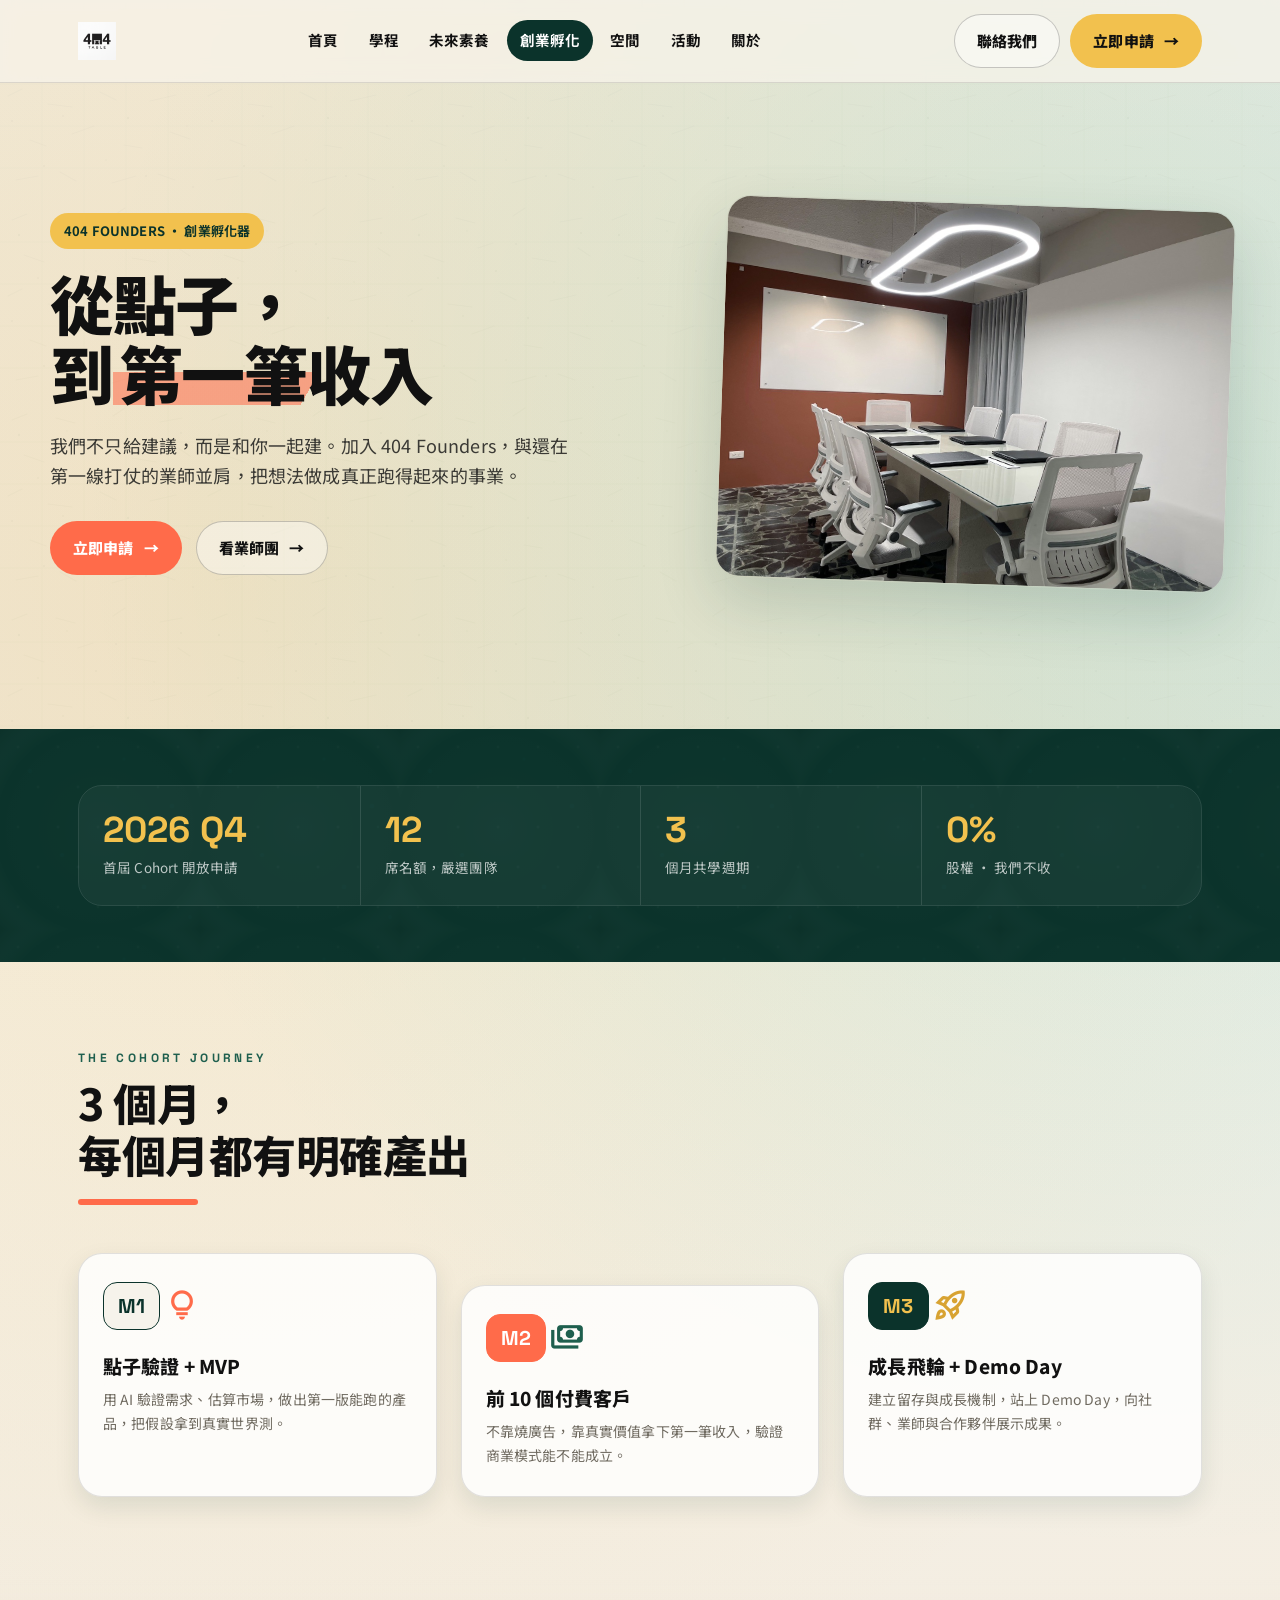
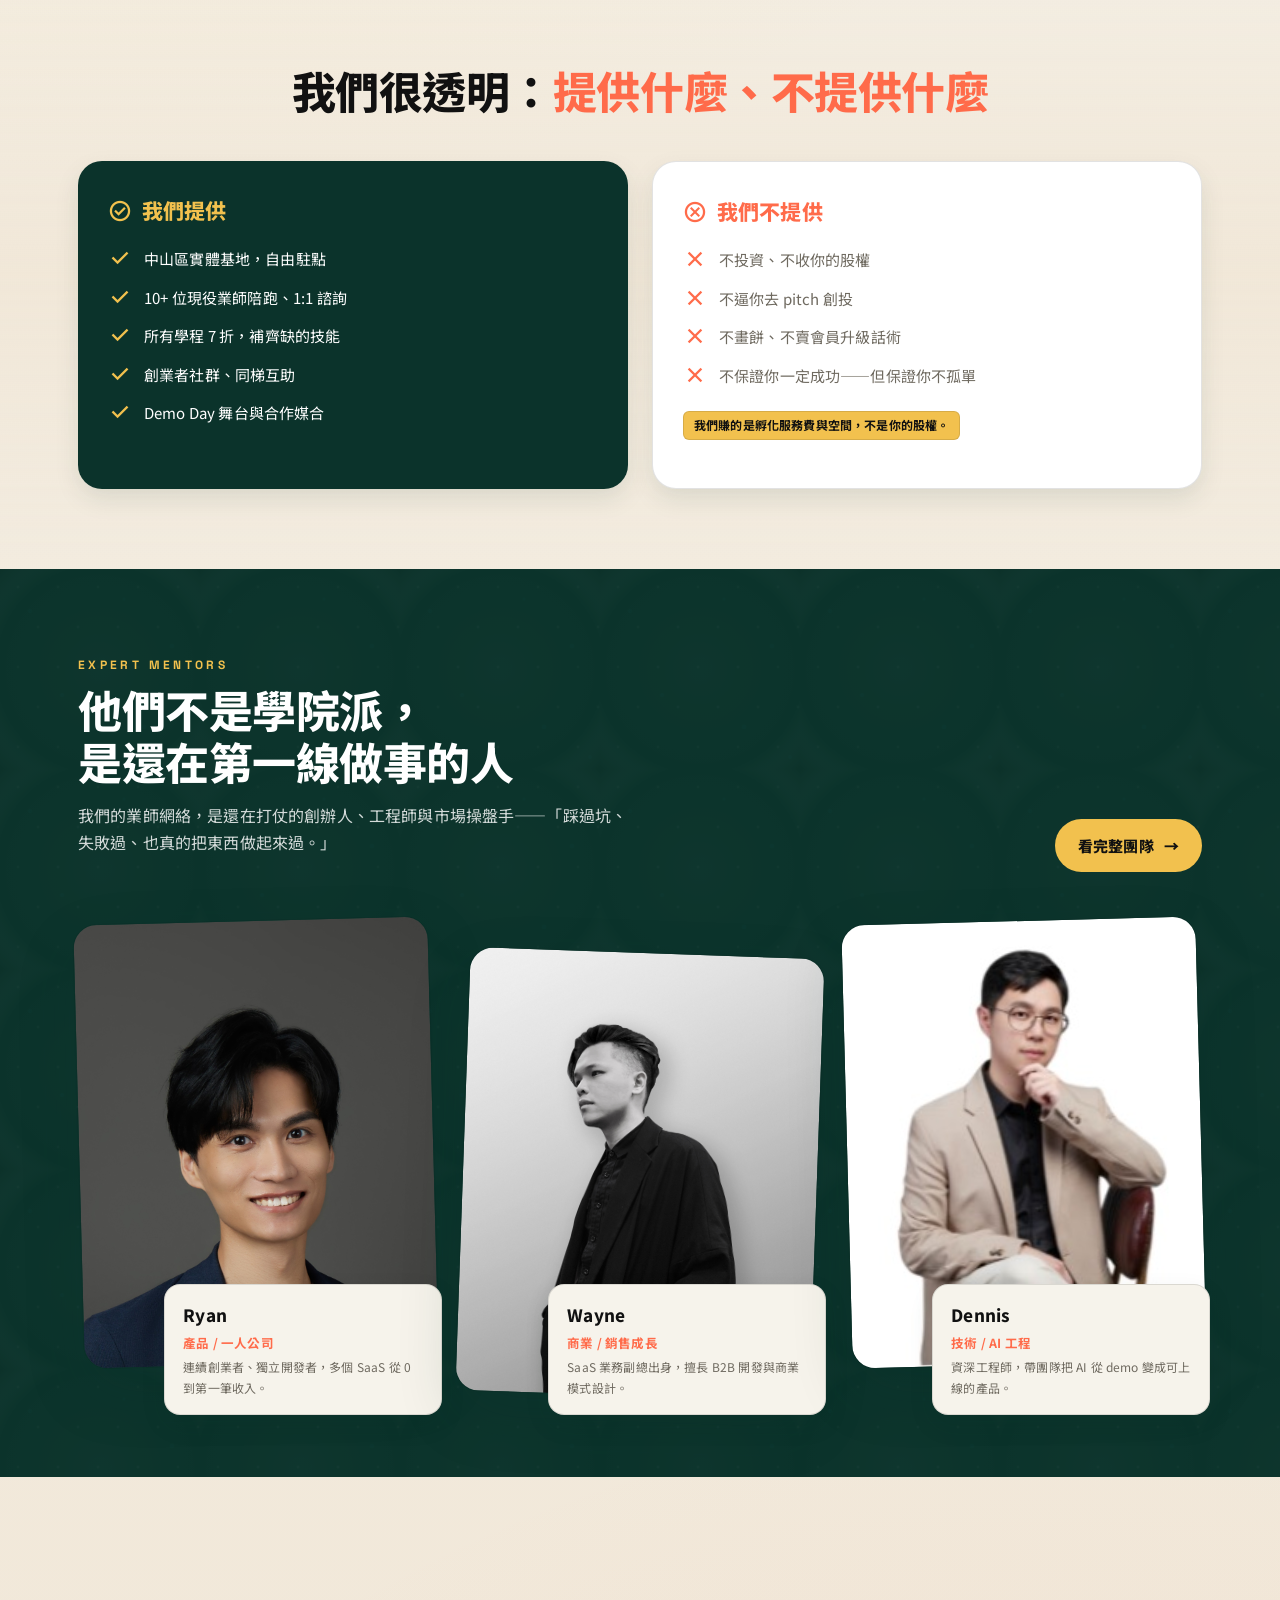
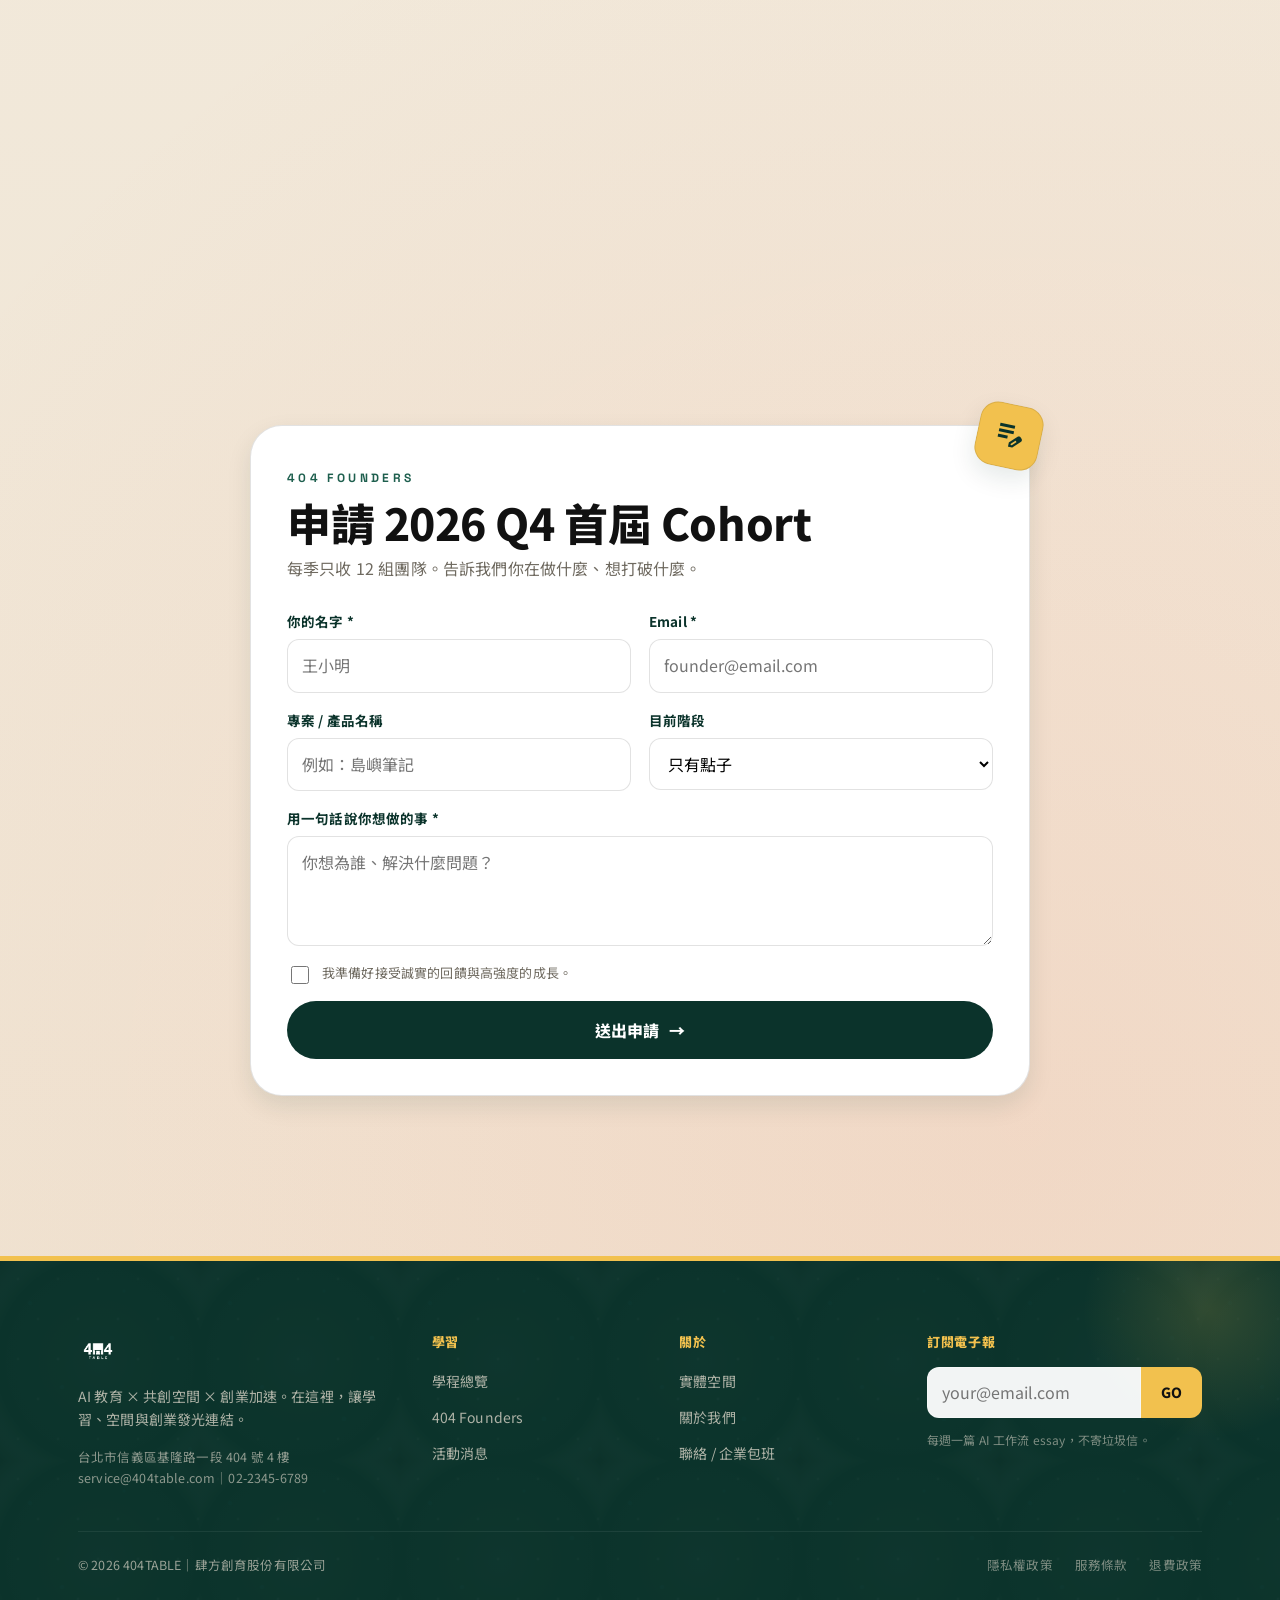
<file: founders.html>
<!doctype html>
<html lang="zh-Hant">
<head>
<meta charset="utf-8" />
<meta name="viewport" content="width=device-width,initial-scale=1" />
<title>404 Founders 創業孵化器｜404TABLE</title>
<meta name="description" content="404 Founders Cohort：3 個月共學週期，從點子驗證到第一筆收入。業師陪跑、實體基地、社群與 Demo Day——不收股權、不逼你 pitch 創投。" />
<link rel="icon" href="assets/brand/logo-black.png" />
<link rel="preconnect" href="https://fonts.googleapis.com">
<link rel="preconnect" href="https://fonts.gstatic.com" crossorigin>
<link href="https://fonts.googleapis.com/css2?family=Noto+Sans+TC:wght@400;500;700;800;900&family=Space+Grotesk:wght@500;700&family=Material+Symbols+Outlined:opsz,wght,FILL,GRAD@24,400,0,0&display=swap" rel="stylesheet">
<link rel="stylesheet" href="css/style.css" />
<script src="js/site.js" defer></script>
</head>
<body>
<div id="scroll-progress"></div>

<!-- HEADER -->
<header class="site-header">
  <div class="navbar">
    <a class="nav-logo" href="index.html"><img src="assets/brand/logo-black.png" alt="404TABLE"></a>
    <nav class="nav-links">
      <a href="index.html">首頁</a><a href="courses.html">學程</a><a href="kids.html">未來素養</a><a href="founders.html" class="active">創業孵化</a><a href="space.html">空間</a><a href="events.html">活動</a><a href="about.html">關於</a>
    </nav>
    <div class="nav-cta">
      <a class="btn btn-outline" href="about.html#contact">聯絡我們</a>
      <a class="btn btn-primary btn-arrow" href="#apply">立即申請</a>
      <button class="mobile-toggle" id="menu-open" aria-label="選單"><svg viewBox="0 0 24 24" fill="none" stroke="currentColor" stroke-width="2.4" stroke-linecap="round"><line x1="3" y1="6" x2="21" y2="6"/><line x1="3" y1="12" x2="21" y2="12"/><line x1="3" y1="18" x2="21" y2="18"/></svg></button>
    </div>
  </div>
</header>
<div class="mobile-drawer" id="mobile-drawer">
  <a href="index.html">首頁</a><a href="courses.html">學程</a><a href="kids.html">未來素養</a><a href="founders.html">創業孵化</a><a href="space.html">空間</a><a href="events.html">活動</a><a href="about.html">關於</a>
  <a class="dr-cta" href="#apply">立即申請</a>
</div>

<main>
<!-- HERO -->
<section class="hero">
  <div class="container hero-split">
    <div class="hero-copy reveal">
      <span class="pill" style="background:var(--gold);color:var(--green-900)">404 FOUNDERS · 創業孵化器</span>
      <h1 style="margin-top:18px">從點子，<br/>到<span class="accent coral">第一筆收入</span></h1>
      <p class="lead">我們不只給建議，而是和你一起建。加入 404 Founders，與還在第一線打仗的業師並肩，把想法做成真正跑得起來的事業。</p>
      <div class="hero-actions">
        <a class="btn btn-coral btn-arrow" href="#apply">立即申請</a>
        <a class="btn btn-outline btn-arrow" href="#mentors">看業師團</a>
      </div>
    </div>
    <div class="reveal">
      <div class="hero-frame"><img src="assets/space/space-meeting.jpg" alt="404 Founders 共學空間"></div>
    </div>
  </div>
</section>

<!-- Cohort metric -->
<section class="sec-tight band-green">
  <div class="container">
    <div class="metric-strip">
      <div class="metric"><div class="m-num">2026 Q4</div><div class="m-lab">首屆 Cohort 開放申請</div></div>
      <div class="metric"><div class="m-num">12</div><div class="m-lab">席名額，嚴選團隊</div></div>
      <div class="metric"><div class="m-num">3</div><div class="m-lab">個月共學週期</div></div>
      <div class="metric"><div class="m-num">0%</div><div class="m-lab">股權 · 我們不收</div></div>
    </div>
  </div>
</section>

<!-- 三個月做什麼 -->
<section class="sec">
  <div class="container">
    <div class="section-header reveal">
      <div>
        <span class="eyebrow">THE COHORT JOURNEY</span>
        <h2 class="section-title">3 個月，<br/>每個月都有明確產出</h2>
        <div class="rule"></div>
      </div>
    </div>
    <div class="step-grid">
      <div class="step reveal">
        <div class="badge-n">M1</div>
        <span class="material-symbols-outlined ic">lightbulb</span>
        <h3>點子驗證 + MVP</h3>
        <p>用 AI 驗證需求、估算市場，做出第一版能跑的產品，把假設拿到真實世界測。</p>
      </div>
      <div class="step offset reveal">
        <div class="badge-n" style="background:var(--coral);color:#fff;border-color:var(--coral)">M2</div>
        <span class="material-symbols-outlined ic" style="color:var(--green-700)">payments</span>
        <h3>前 10 個付費客戶</h3>
        <p>不靠燒廣告，靠真實價值拿下第一筆收入，驗證商業模式能不能成立。</p>
      </div>
      <div class="step reveal">
        <div class="badge-n" style="background:var(--green-900);color:var(--gold);border-color:var(--green-900)">M3</div>
        <span class="material-symbols-outlined ic" style="color:var(--gold-deep)">rocket_launch</span>
        <h3>成長飛輪 + Demo Day</h3>
        <p>建立留存與成長機制，站上 Demo Day，向社群、業師與合作夥伴展示成果。</p>
      </div>
    </div>
  </div>
</section>

<!-- 提供 vs 不提供 -->
<section class="sec band-cream">
  <div class="container">
    <h2 class="section-title center reveal" style="margin-bottom:44px">我們很透明：<span style="color:var(--coral)">提供什麼、不提供什麼</span></h2>
    <div class="cards-2">
      <div class="list-card do reveal">
        <h3><span class="material-symbols-outlined">check_circle</span>我們提供</h3>
        <ul>
          <li><span class="material-symbols-outlined">done</span>中山區實體基地，自由駐點</li>
          <li><span class="material-symbols-outlined">done</span>10+ 位現役業師陪跑、1:1 諮詢</li>
          <li><span class="material-symbols-outlined">done</span>所有學程 7 折，補齊缺的技能</li>
          <li><span class="material-symbols-outlined">done</span>創業者社群、同梯互助</li>
          <li><span class="material-symbols-outlined">done</span>Demo Day 舞台與合作媒合</li>
        </ul>
      </div>
      <div class="list-card dont reveal">
        <h3><span class="material-symbols-outlined">cancel</span>我們不提供</h3>
        <ul>
          <li><span class="material-symbols-outlined">close</span>不投資、不收你的股權</li>
          <li><span class="material-symbols-outlined">close</span>不逼你去 pitch 創投</li>
          <li><span class="material-symbols-outlined">close</span>不畫餅、不賣會員升級話術</li>
          <li><span class="material-symbols-outlined">close</span>不保證你一定成功——但保證你不孤單</li>
        </ul>
        <p style="margin-top:22px"><span class="tag-inline">我們賺的是孵化服務費與空間，不是你的股權。</span></p>
      </div>
    </div>
  </div>
</section>

<!-- 業師團 -->
<section class="sec band-green" id="mentors" style="scroll-margin-top:90px">
  <div class="container">
    <div class="section-header reveal">
      <div style="max-width:560px">
        <span class="eyebrow on-dark">EXPERT MENTORS</span>
        <h2 class="section-title" style="color:#fff">他們不是學院派，<br/>是還在第一線做事的人</h2>
        <p style="opacity:.82;margin-top:14px">我們的業師網絡，是還在打仗的創辦人、工程師與市場操盤手——「踩過坑、失敗過、也真的把東西做起來過。」</p>
      </div>
      <a class="btn btn-primary btn-arrow" href="about.html#team">看完整團隊</a>
    </div>
    <div class="mentor-row" style="margin-top:20px">
      <div class="mentor-big reveal">
        <div class="ph"><img src="assets/teachers/ryan.jpg" alt="Ryan"></div>
        <div class="cap"><h4>Ryan</h4><div class="role">產品 / 一人公司</div><p>連續創業者、獨立開發者，多個 SaaS 從 0 到第一筆收入。</p></div>
      </div>
      <div class="mentor-big reveal" style="margin-top:32px">
        <div class="ph"><img src="assets/teachers/wayne.jpg" alt="Wayne"></div>
        <div class="cap"><h4>Wayne</h4><div class="role">商業 / 銷售成長</div><p>SaaS 業務副總出身，擅長 B2B 開發與商業模式設計。</p></div>
      </div>
      <div class="mentor-big reveal">
        <div class="ph"><img src="assets/teachers/dennis.jpg" alt="Dennis"></div>
        <div class="cap"><h4>Dennis</h4><div class="role">技術 / AI 工程</div><p>資深工程師，帶團隊把 AI 從 demo 變成可上線的產品。</p></div>
      </div>
    </div>
  </div>
</section>

<!-- 申請流程 -->
<section class="sec">
  <div class="container">
    <h2 class="section-title reveal" style="margin-bottom:44px">申請只要 3 步</h2>
    <div class="step-grid">
      <div class="step reveal"><div class="n">01</div><h3>線上申請</h3><p>填 5 題基本資料與你的點子，3 分鐘完成。</p></div>
      <div class="step offset reveal"><div class="n" style="color:rgba(242,193,78,.7)">02</div><h3>30 分鐘聊聊</h3><p>和團隊一對一對齊期待，看彼此適不適合。</p></div>
      <div class="step reveal"><div class="n" style="color:rgba(11,51,43,.5)">03</div><h3>錄取入會</h3><p>收到錄取通知，加入 Cohort，開始你的 3 個月。</p></div>
    </div>
  </div>
</section>

<!-- 申請表單 -->
<section class="sec" id="apply" style="scroll-margin-top:90px;padding-bottom:90px">
  <div class="container">
    <div class="form-card reveal mw-680" style="position:relative;max-width:780px">
      <div class="hero-badge" style="position:absolute;top:-22px;right:-12px;background:var(--gold);color:var(--green-900);width:64px;height:64px;border-radius:18px;display:flex;align-items:center;justify-content:center;transform:rotate(12deg)"><span class="material-symbols-outlined" style="font-size:32px">edit_note</span></div>
      <span class="eyebrow">404 FOUNDERS</span>
      <h2 class="section-title" style="margin:8px 0 6px">申請 2026 Q4 首屆 Cohort</h2>
      <p style="color:var(--muted);margin:0 0 28px;font-size:16px">每季只收 12 組團隊。告訴我們你在做什麼、想打破什麼。</p>
      <form data-fake-submit data-success="申請已送出！我們會在 5 個工作天內與你聯絡安排 30 分鐘對談。">
        <div class="form-row">
          <div class="form-field"><label class="form-label">你的名字 *</label><input required class="form-input" type="text" placeholder="王小明"></div>
          <div class="form-field"><label class="form-label">Email *</label><input required class="form-input" type="email" placeholder="founder@email.com"></div>
        </div>
        <div class="form-row">
          <div class="form-field"><label class="form-label">專案 / 產品名稱</label><input class="form-input" type="text" placeholder="例如：島嶼筆記"></div>
          <div class="form-field"><label class="form-label">目前階段</label><select class="form-select"><option>只有點子</option><option>做了 MVP</option><option>已有使用者</option><option>已有營收</option></select></div>
        </div>
        <div class="form-row"><div class="form-field full"><label class="form-label">用一句話說你想做的事 *</label><textarea required class="form-textarea" placeholder="你想為誰、解決什麼問題？"></textarea></div></div>
        <label class="form-check"><input type="checkbox" required> 我準備好接受誠實的回饋與高強度的成長。</label>
        <button class="btn btn-secondary btn-arrow modal-submit btn-lg" type="submit">送出申請</button>
      </form>
    </div>
  </div>
</section>
</main>

<!-- FOOTER -->
<footer class="footer">
  <div class="container">
    <div class="foot-grid">
      <div class="foot-brand">
        <img src="assets/brand/logo-white.png" alt="404TABLE">
        <p>AI 教育 × 共創空間 × 創業加速。在這裡，讓學習、空間與創業發光連結。</p>
        <div class="addr">台北市信義區基隆路一段 404 號 4 樓<br>service@404table.com｜02-2345-6789</div>
      </div>
      <div class="foot-col"><h5>學習</h5><ul><li><a href="courses.html">學程總覽</a></li><li><a href="founders.html">404 Founders</a></li><li><a href="events.html">活動消息</a></li></ul></div>
      <div class="foot-col"><h5>關於</h5><ul><li><a href="space.html">實體空間</a></li><li><a href="about.html">關於我們</a></li><li><a href="about.html#contact">聯絡 / 企業包班</a></li></ul></div>
      <div class="foot-col foot-sub"><h5>訂閱電子報</h5>
        <form data-fake-submit data-success="訂閱成功！第一封信很快會到你的信箱。"><input type="email" required placeholder="your@email.com"><button type="submit">GO</button></form>
        <p>每週一篇 AI 工作流 essay，不寄垃圾信。</p>
      </div>
    </div>
    <div class="foot-bot"><span>© 2026 404TABLE｜肆方創育股份有限公司</span><span style="display:flex;gap:22px"><a href="#">隱私權政策</a><a href="#">服務條款</a><a href="#">退費政策</a></span></div>
  </div>
</footer>
</body>
</html>
</file>
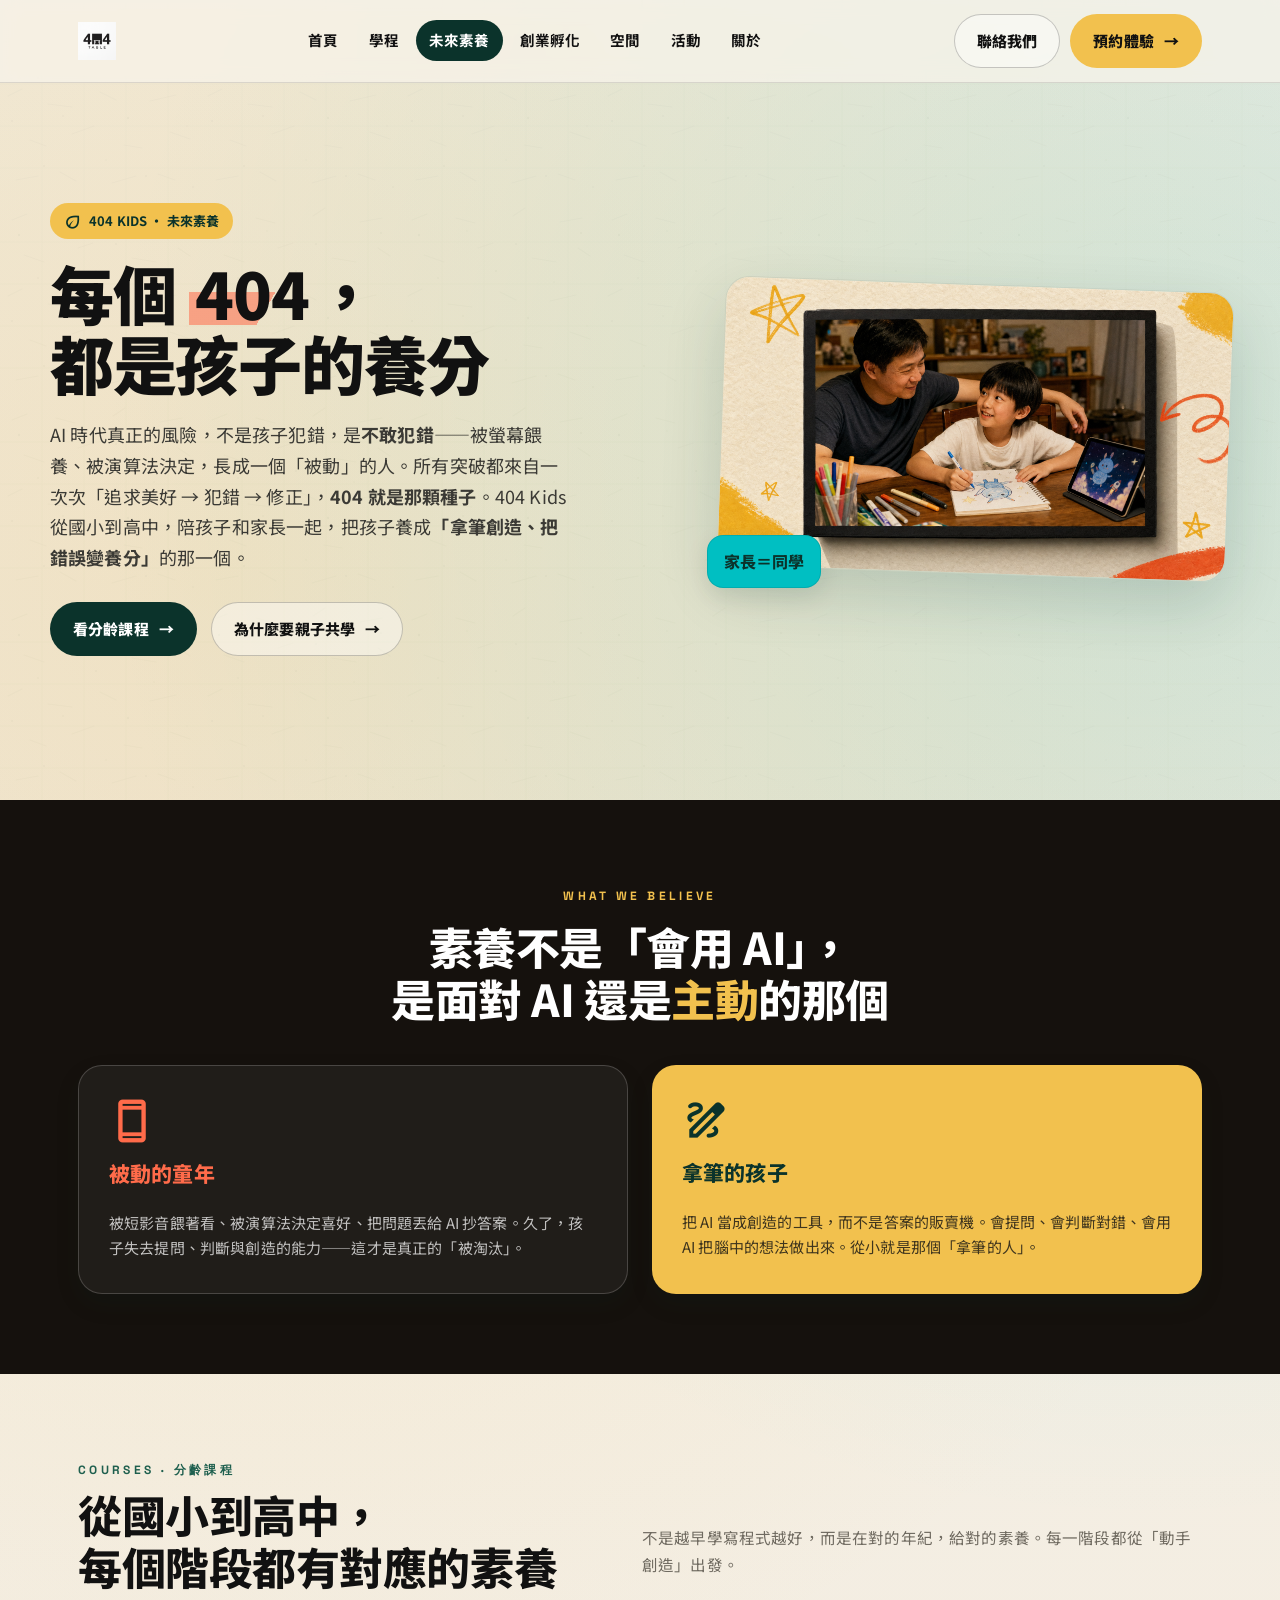
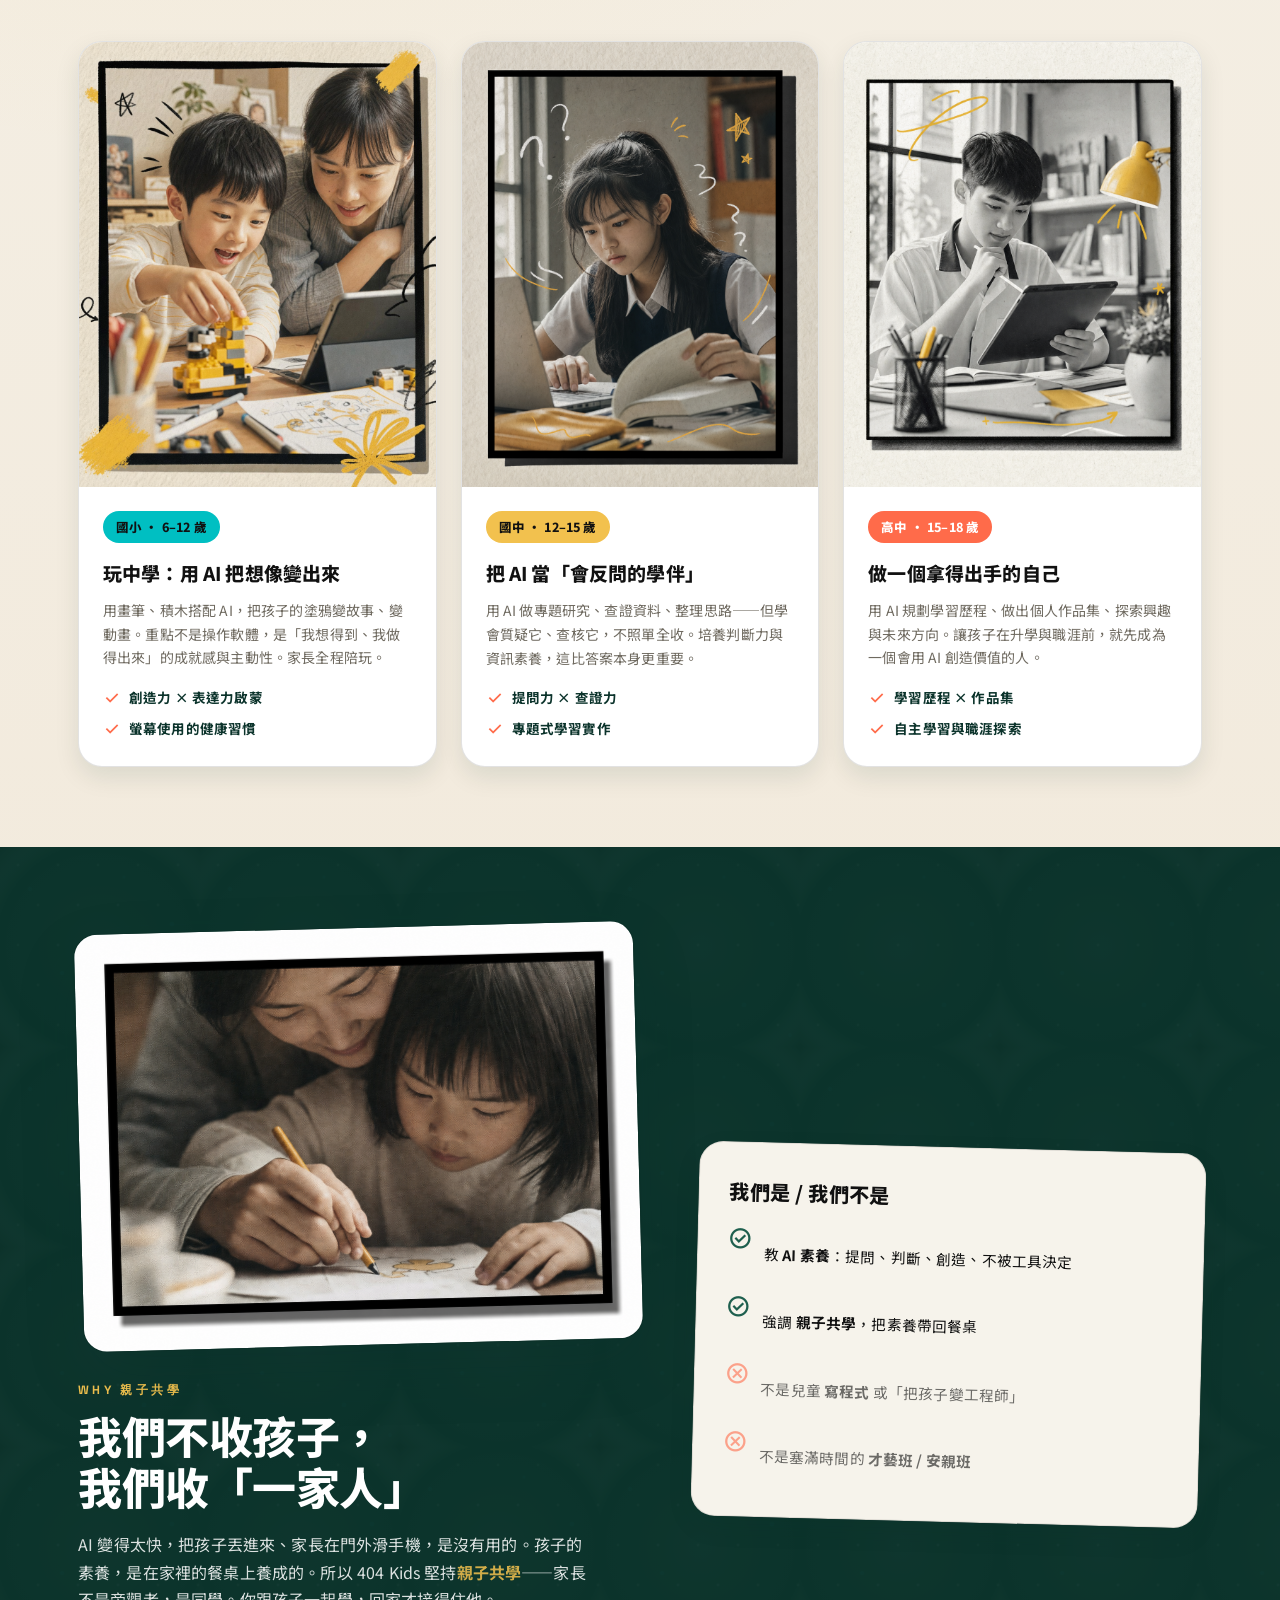
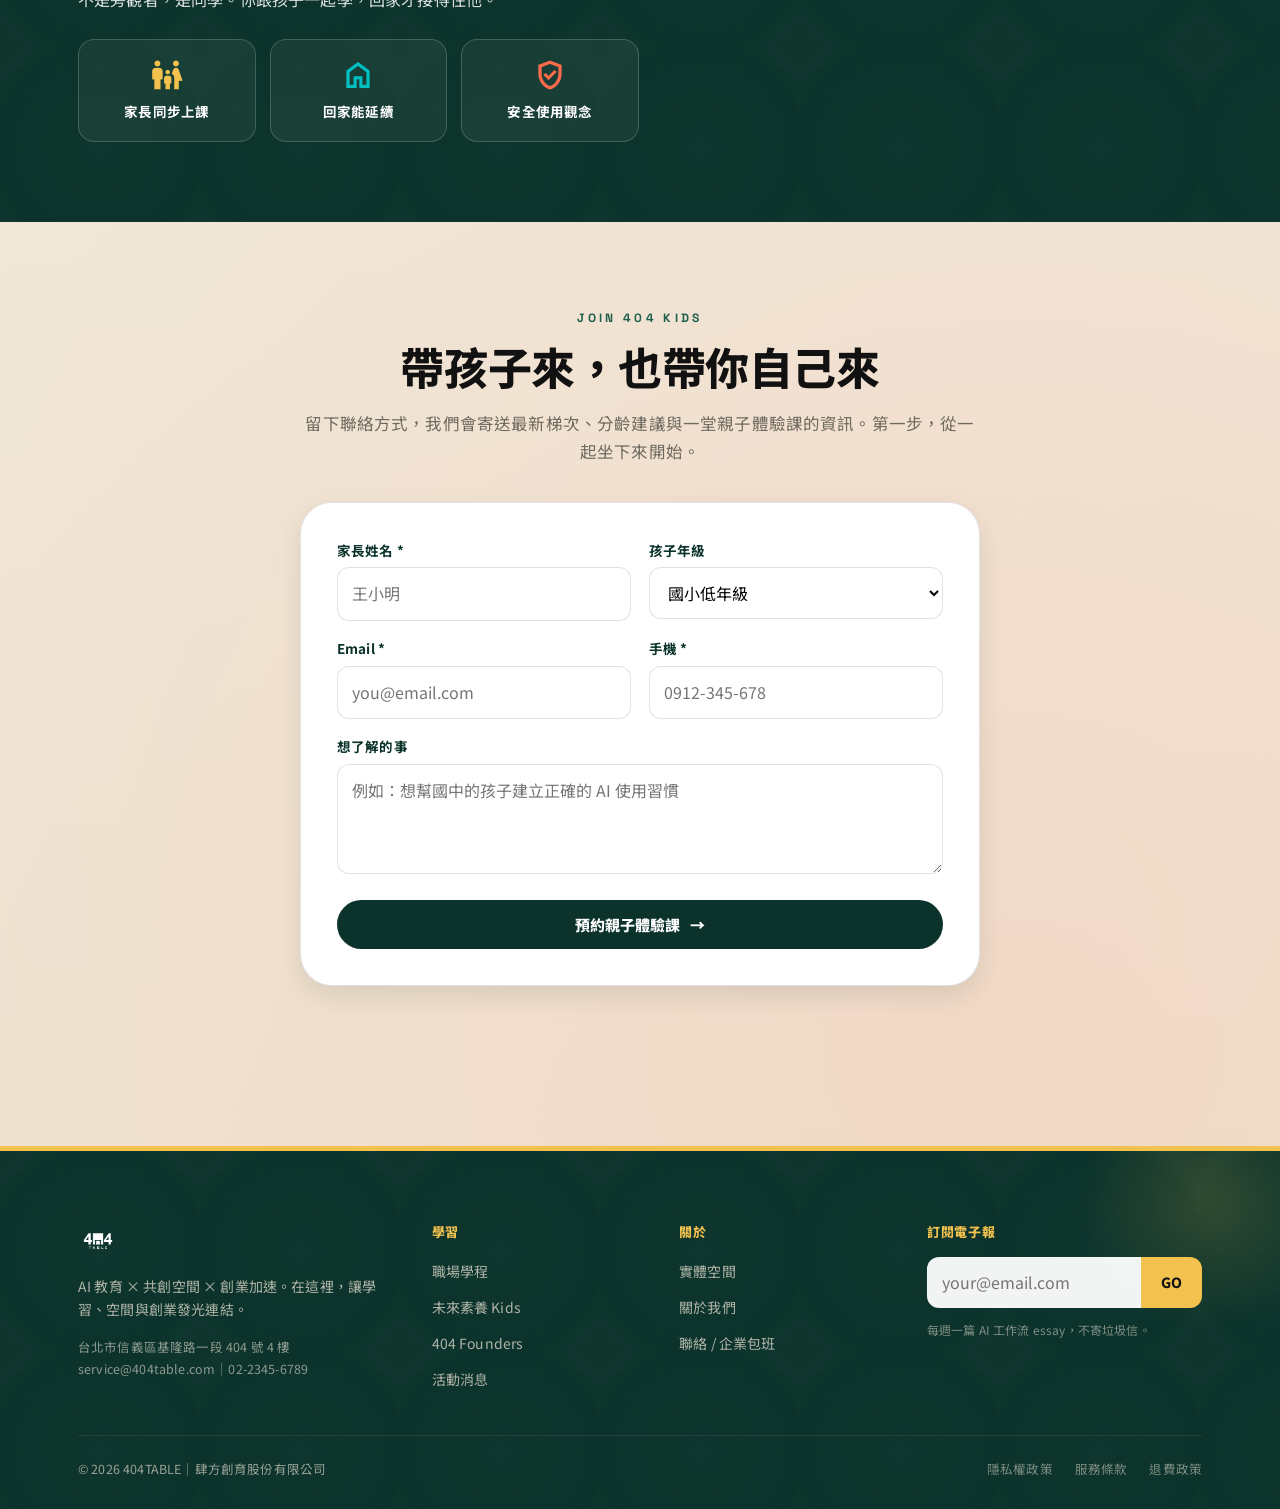
<file: kids.html>
<!doctype html>
<html lang="zh-Hant">
<head>
<meta charset="utf-8" />
<meta name="viewport" content="width=device-width,initial-scale=1" />
<title>未來素養｜404 Kids｜404TABLE｜國小到高中的 AI 素養 × 親子共學</title>
<meta name="description" content="404 Kids 未來素養：從國小到高中的 AI 素養課程，強調親子共學。我們不教孩子當工程師，而是讓他從小就是『拿筆創造』的人，不被螢幕與演算法決定。" />
<link rel="icon" href="assets/brand/logo-black.png" />
<link rel="preconnect" href="https://fonts.googleapis.com">
<link rel="preconnect" href="https://fonts.gstatic.com" crossorigin>
<link href="https://fonts.googleapis.com/css2?family=Noto+Sans+TC:wght@400;500;700;800;900&family=Space+Grotesk:wght@500;700&family=Material+Symbols+Outlined:opsz,wght,FILL,GRAD@24,400,0,0&display=swap" rel="stylesheet">
<link rel="stylesheet" href="css/style.css" />
<script src="js/site.js" defer></script>
</head>
<body>
<div id="scroll-progress"></div>

<!-- HEADER -->
<header class="site-header">
  <div class="navbar">
    <a class="nav-logo" href="index.html"><img src="assets/brand/logo-black.png" alt="404TABLE"></a>
    <nav class="nav-links">
      <a href="index.html">首頁</a><a href="courses.html">學程</a><a href="kids.html" class="active">未來素養</a><a href="founders.html">創業孵化</a><a href="space.html">空間</a><a href="events.html">活動</a><a href="about.html">關於</a>
    </nav>
    <div class="nav-cta">
      <a class="btn btn-outline" href="about.html#contact">聯絡我們</a>
      <a class="btn btn-primary btn-arrow" href="#contact">預約體驗</a>
      <button class="mobile-toggle" id="menu-open" aria-label="選單"><svg viewBox="0 0 24 24" fill="none" stroke="currentColor" stroke-width="2.4" stroke-linecap="round"><line x1="3" y1="6" x2="21" y2="6"/><line x1="3" y1="12" x2="21" y2="12"/><line x1="3" y1="18" x2="21" y2="18"/></svg></button>
    </div>
  </div>
</header>
<div class="mobile-drawer" id="mobile-drawer">
  <a href="index.html">首頁</a><a href="courses.html">學程</a><a href="kids.html">未來素養</a><a href="founders.html">創業孵化</a><a href="space.html">空間</a><a href="events.html">活動</a><a href="about.html">關於</a>
  <a class="dr-cta" href="#contact">預約親子體驗課</a>
</div>

<main>
<!-- HERO -->
<section class="hero">
  <div class="container hero-split">
    <div class="hero-copy reveal">
      <span class="pill" style="background:var(--gold);color:var(--green-900)"><span class="material-symbols-outlined" style="font-size:18px">eco</span>404 KIDS · 未來素養</span>
      <h1 style="margin-top:18px">每個 <span class="accent coral">404</span>，<br/>都是孩子的養分</h1>
      <p class="lead">AI 時代真正的風險，不是孩子犯錯，是<strong>不敢犯錯</strong>——被螢幕餵養、被演算法決定，長成一個「被動」的人。所有突破都來自一次次「追求美好 → 犯錯 → 修正」，<strong>404 就是那顆種子</strong>。404 Kids 從國小到高中，陪孩子和家長一起，把孩子養成<strong>「拿筆創造、把錯誤變養分」</strong>的那一個。</p>
      <div class="hero-actions">
        <a class="btn btn-secondary btn-arrow" href="#tiers">看分齡課程</a>
        <a class="btn btn-outline btn-arrow" href="#parent">為什麼要親子共學</a>
      </div>
    </div>
    <div class="reveal" style="position:relative">
      <div class="hero-frame"><img src="assets/kids/kids-hero.png" alt="家長與孩子一起用 AI 創作，孩子主動拿筆畫畫"></div>
      <div class="hero-badge" style="left:-14px;bottom:-14px;background:var(--cyan);color:var(--green-900)">家長＝同學</div>
    </div>
  </div>
</section>

<!-- 敵人 vs 信念 -->
<section class="sec band-ink">
  <div class="container center">
    <span class="eyebrow on-dark reveal">WHAT WE BELIEVE</span>
    <h2 class="section-title reveal" style="color:#fff;margin:14px auto 40px;max-width:760px">素養不是「會用 AI」，<br/>是面對 AI 還是<span style="color:var(--gold)">主動</span>的那個</h2>
    <div class="cards-2" style="text-align:left">
      <div class="list-card reveal" style="background:rgba(255,255,255,.05);border:1px solid rgba(255,255,255,.18)">
        <span class="material-symbols-outlined" style="color:var(--coral);font-size:46px">smartphone</span>
        <h3 style="color:var(--coral);margin-top:12px">被動的童年</h3>
        <p style="color:rgba(255,255,255,.72);font-size:15px;margin:0">被短影音餵著看、被演算法決定喜好、把問題丟給 AI 抄答案。久了，孩子失去提問、判斷與創造的能力——這才是真正的「被淘汰」。</p>
      </div>
      <div class="list-card reveal" style="background:var(--gold);color:var(--black)">
        <span class="material-symbols-outlined" style="color:var(--green-900);font-size:46px">draw</span>
        <h3 style="color:var(--green-900);margin-top:12px">拿筆的孩子</h3>
        <p style="color:rgba(17,17,17,.8);font-size:15px;margin:0">把 AI 當成創造的工具，而不是答案的販賣機。會提問、會判斷對錯、會用 AI 把腦中的想法做出來。從小就是那個「拿筆的人」。</p>
      </div>
    </div>
  </div>
</section>

<!-- 三年齡層 -->
<section class="sec" id="tiers" style="scroll-margin-top:90px">
  <div class="container">
    <div class="section-header reveal">
      <div>
        <span class="eyebrow">COURSES · 分齡課程</span>
        <h2 class="section-title">從國小到高中，<br/>每個階段都有對應的素養</h2>
      </div>
      <p class="section-sub">不是越早學寫程式越好，而是在對的年紀，給對的素養。每一階段都從「動手創造」出發。</p>
    </div>
    <div class="kid-grid">
      <article class="kid-card reveal">
        <div class="ph"><img src="assets/kids/kids-01.png" alt="國小孩子動手創造"></div>
        <div class="body">
          <span class="age-tag cyan">國小 · 6–12 歲</span>
          <h3>玩中學：用 AI 把想像變出來</h3>
          <p>用畫筆、積木搭配 AI，把孩子的塗鴉變故事、變動畫。重點不是操作軟體，是「我想得到、我做得出來」的成就感與主動性。家長全程陪玩。</p>
          <ul class="kid-points"><li><span class="material-symbols-outlined">check</span>創造力 × 表達力啟蒙</li><li><span class="material-symbols-outlined">check</span>螢幕使用的健康習慣</li></ul>
        </div>
      </article>
      <article class="kid-card reveal">
        <div class="ph"><img src="assets/kids/kids-02.png" alt="國中生用 AI 做專題研究"></div>
        <div class="body">
          <span class="age-tag gold">國中 · 12–15 歲</span>
          <h3>把 AI 當「會反問的學伴」</h3>
          <p>用 AI 做專題研究、查證資料、整理思路——但學會質疑它、查核它，不照單全收。培養判斷力與資訊素養，這比答案本身更重要。</p>
          <ul class="kid-points"><li><span class="material-symbols-outlined">check</span>提問力 × 查證力</li><li><span class="material-symbols-outlined">check</span>專題式學習實作</li></ul>
        </div>
      </article>
      <article class="kid-card reveal">
        <div class="ph"><img src="assets/kids/kids-03.png" alt="高中生用 AI 規劃學習歷程與作品集"></div>
        <div class="body">
          <span class="age-tag coral">高中 · 15–18 歲</span>
          <h3>做一個拿得出手的自己</h3>
          <p>用 AI 規劃學習歷程、做出個人作品集、探索興趣與未來方向。讓孩子在升學與職涯前，就先成為一個會用 AI 創造價值的人。</p>
          <ul class="kid-points"><li><span class="material-symbols-outlined">check</span>學習歷程 × 作品集</li><li><span class="material-symbols-outlined">check</span>自主學習與職涯探索</li></ul>
        </div>
      </article>
    </div>
  </div>
</section>

<!-- 親子共學 -->
<section class="sec band-green" id="parent" style="scroll-margin-top:90px">
  <div class="container">
    <div class="feature-split">
      <div class="reveal">
        <div class="fs-frame" style="transform:rotate(-1.5deg);margin-bottom:28px"><img src="assets/kids/kids-parent.png" alt="家長與孩子的手一起握筆創作"></div>
        <span class="eyebrow on-dark">WHY 親子共學</span>
        <h2 class="section-title" style="color:#fff">我們不收孩子，<br/>我們收「一家人」</h2>
        <p style="opacity:.85;max-width:520px;margin:18px 0 26px;font-size:16px">AI 變得太快，把孩子丟進來、家長在門外滑手機，是沒有用的。孩子的素養，是在家裡的餐桌上養成的。所以 404 Kids 堅持<strong style="color:var(--gold)">親子共學</strong>——家長不是旁觀者，是同學。你跟孩子一起學，回家才接得住他。</p>
        <div class="mini-3">
          <div class="mini"><span class="material-symbols-outlined" style="color:var(--gold)">family_restroom</span><p>家長同步上課</p></div>
          <div class="mini"><span class="material-symbols-outlined" style="color:var(--cyan)">home</span><p>回家能延續</p></div>
          <div class="mini"><span class="material-symbols-outlined" style="color:var(--coral)">verified_user</span><p>安全使用觀念</p></div>
        </div>
      </div>
      <div class="fs-media reveal">
        <div class="vs-card" style="transform:rotate(1.5deg)">
          <h3>我們是 / 我們不是</h3>
          <div class="vs-list">
            <div class="vrow yes"><span class="material-symbols-outlined">check_circle</span><p>教 <strong>AI 素養</strong>：提問、判斷、創造、不被工具決定</p></div>
            <div class="vrow yes"><span class="material-symbols-outlined">check_circle</span><p>強調 <strong>親子共學</strong>，把素養帶回餐桌</p></div>
            <div class="vrow no"><span class="material-symbols-outlined">cancel</span><p>不是兒童 <strong>寫程式</strong> 或「把孩子變工程師」</p></div>
            <div class="vrow no"><span class="material-symbols-outlined">cancel</span><p>不是塞滿時間的 <strong>才藝班 / 安親班</strong></p></div>
          </div>
        </div>
      </div>
    </div>
  </div>
</section>

<!-- Contact / 預約 -->
<section class="sec" id="contact" style="scroll-margin-top:90px;padding-bottom:90px">
  <div class="container center">
    <span class="eyebrow reveal">JOIN 404 KIDS</span>
    <h2 class="section-title reveal" style="margin:12px auto 14px">帶孩子來，也帶你自己來</h2>
    <p class="reveal mw-680" style="color:var(--muted);font-size:16.5px;margin-bottom:36px">留下聯絡方式，我們會寄送最新梯次、分齡建議與一堂親子體驗課的資訊。第一步，從一起坐下來開始。</p>
    <div class="form-card reveal mw-680" style="text-align:left">
      <form data-fake-submit data-success="已收到！我們會盡快寄送 404 Kids 梯次與體驗課資訊給你。">
        <div class="form-row">
          <div class="form-field"><label class="form-label">家長姓名 *</label><input required class="form-input" type="text" placeholder="王小明"></div>
          <div class="form-field"><label class="form-label">孩子年級</label><select class="form-select"><option>國小低年級</option><option>國小中高年級</option><option>國中</option><option>高中</option></select></div>
        </div>
        <div class="form-row">
          <div class="form-field"><label class="form-label">Email *</label><input required class="form-input" type="email" placeholder="you@email.com"></div>
          <div class="form-field"><label class="form-label">手機 *</label><input required class="form-input" type="tel" placeholder="0912-345-678"></div>
        </div>
        <div class="form-row"><div class="form-field full"><label class="form-label">想了解的事</label><textarea class="form-textarea" placeholder="例如：想幫國中的孩子建立正確的 AI 使用習慣"></textarea></div></div>
        <button class="btn btn-secondary btn-arrow modal-submit" type="submit">預約親子體驗課</button>
      </form>
    </div>
  </div>
</section>
</main>

<!-- FOOTER -->
<footer class="footer">
  <div class="container">
    <div class="foot-grid">
      <div class="foot-brand">
        <img src="assets/brand/logo-white.png" alt="404TABLE">
        <p>AI 教育 × 共創空間 × 創業加速。在這裡，讓學習、空間與創業發光連結。</p>
        <div class="addr">台北市信義區基隆路一段 404 號 4 樓<br>service@404table.com｜02-2345-6789</div>
      </div>
      <div class="foot-col"><h5>學習</h5><ul><li><a href="courses.html">職場學程</a></li><li><a href="kids.html">未來素養 Kids</a></li><li><a href="founders.html">404 Founders</a></li><li><a href="events.html">活動消息</a></li></ul></div>
      <div class="foot-col"><h5>關於</h5><ul><li><a href="space.html">實體空間</a></li><li><a href="about.html">關於我們</a></li><li><a href="about.html#contact">聯絡 / 企業包班</a></li></ul></div>
      <div class="foot-col foot-sub"><h5>訂閱電子報</h5>
        <form data-fake-submit data-success="訂閱成功！第一封信很快會到你的信箱。"><input type="email" required placeholder="your@email.com"><button type="submit">GO</button></form>
        <p>每週一篇 AI 工作流 essay，不寄垃圾信。</p>
      </div>
    </div>
    <div class="foot-bot"><span>© 2026 404TABLE｜肆方創育股份有限公司</span><span style="display:flex;gap:22px"><a href="#">隱私權政策</a><a href="#">服務條款</a><a href="#">退費政策</a></span></div>
  </div>
</footer>
</body>
</html>
</file>
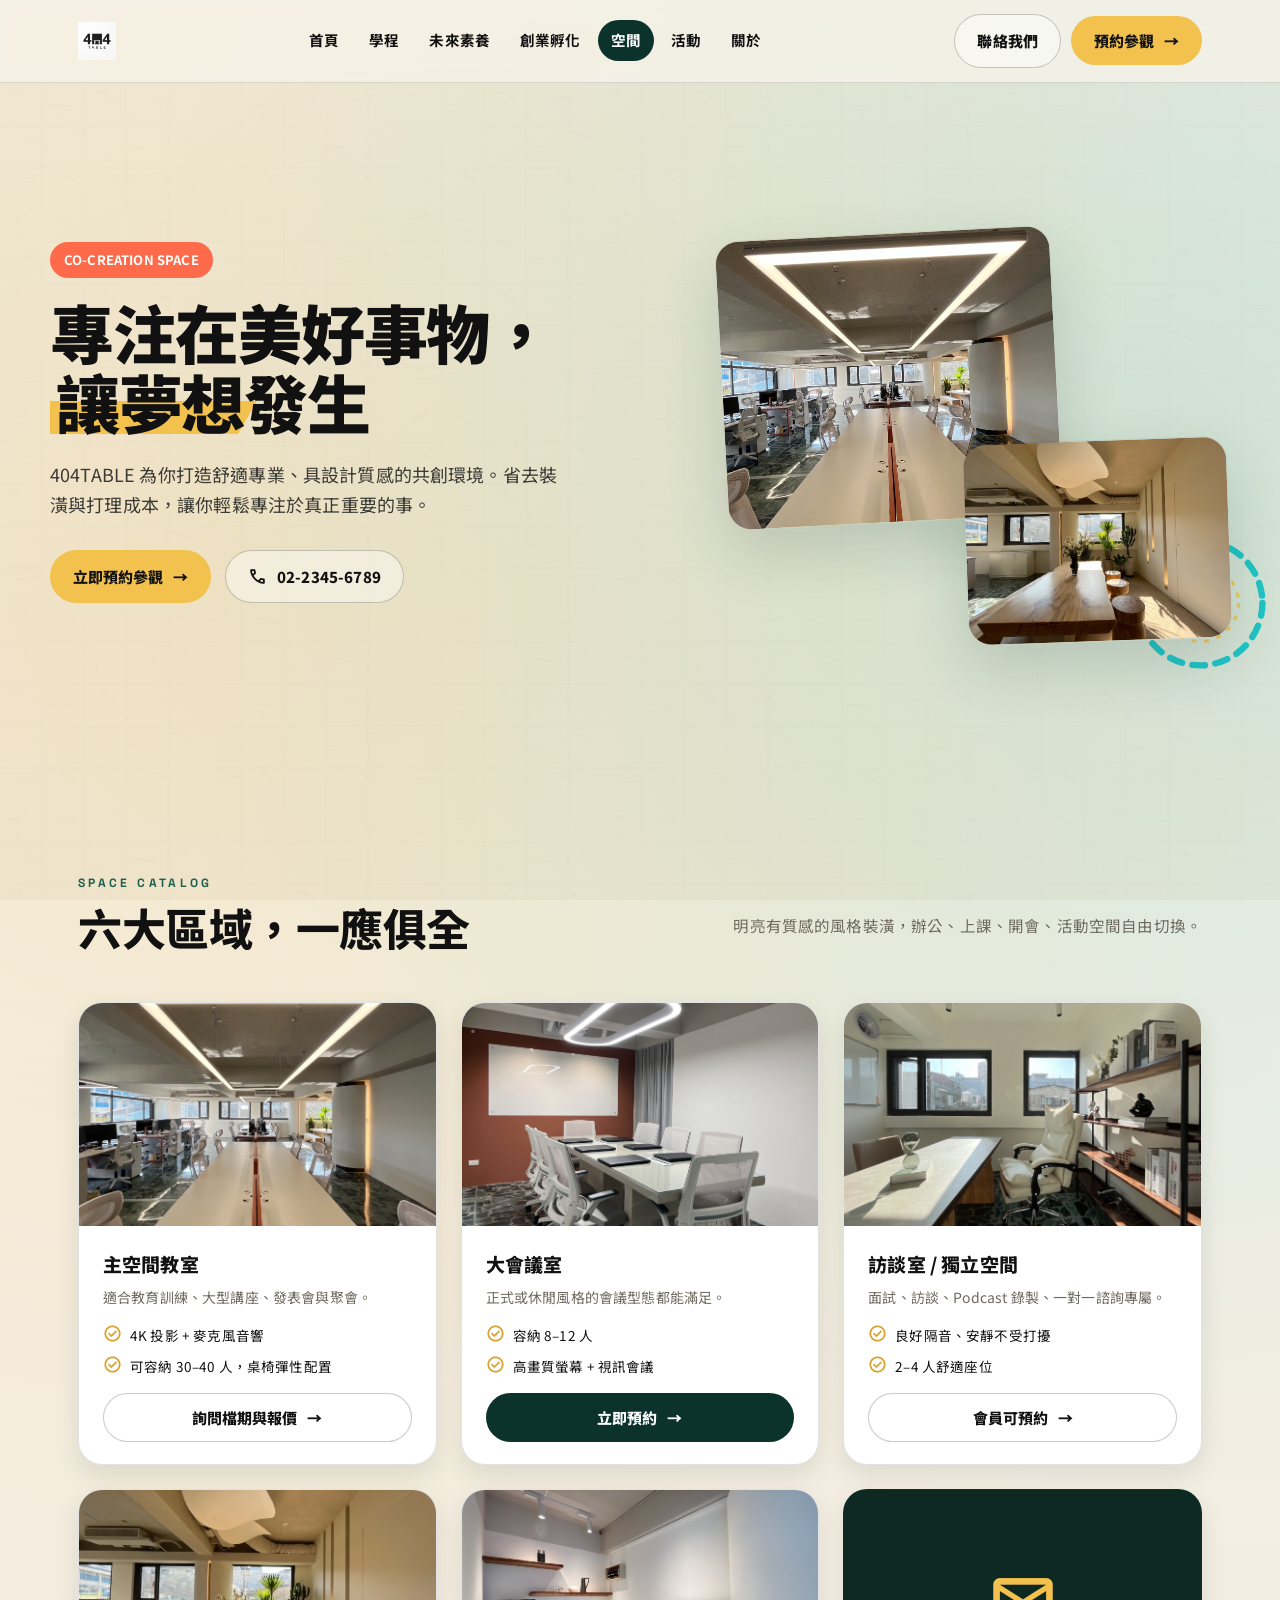
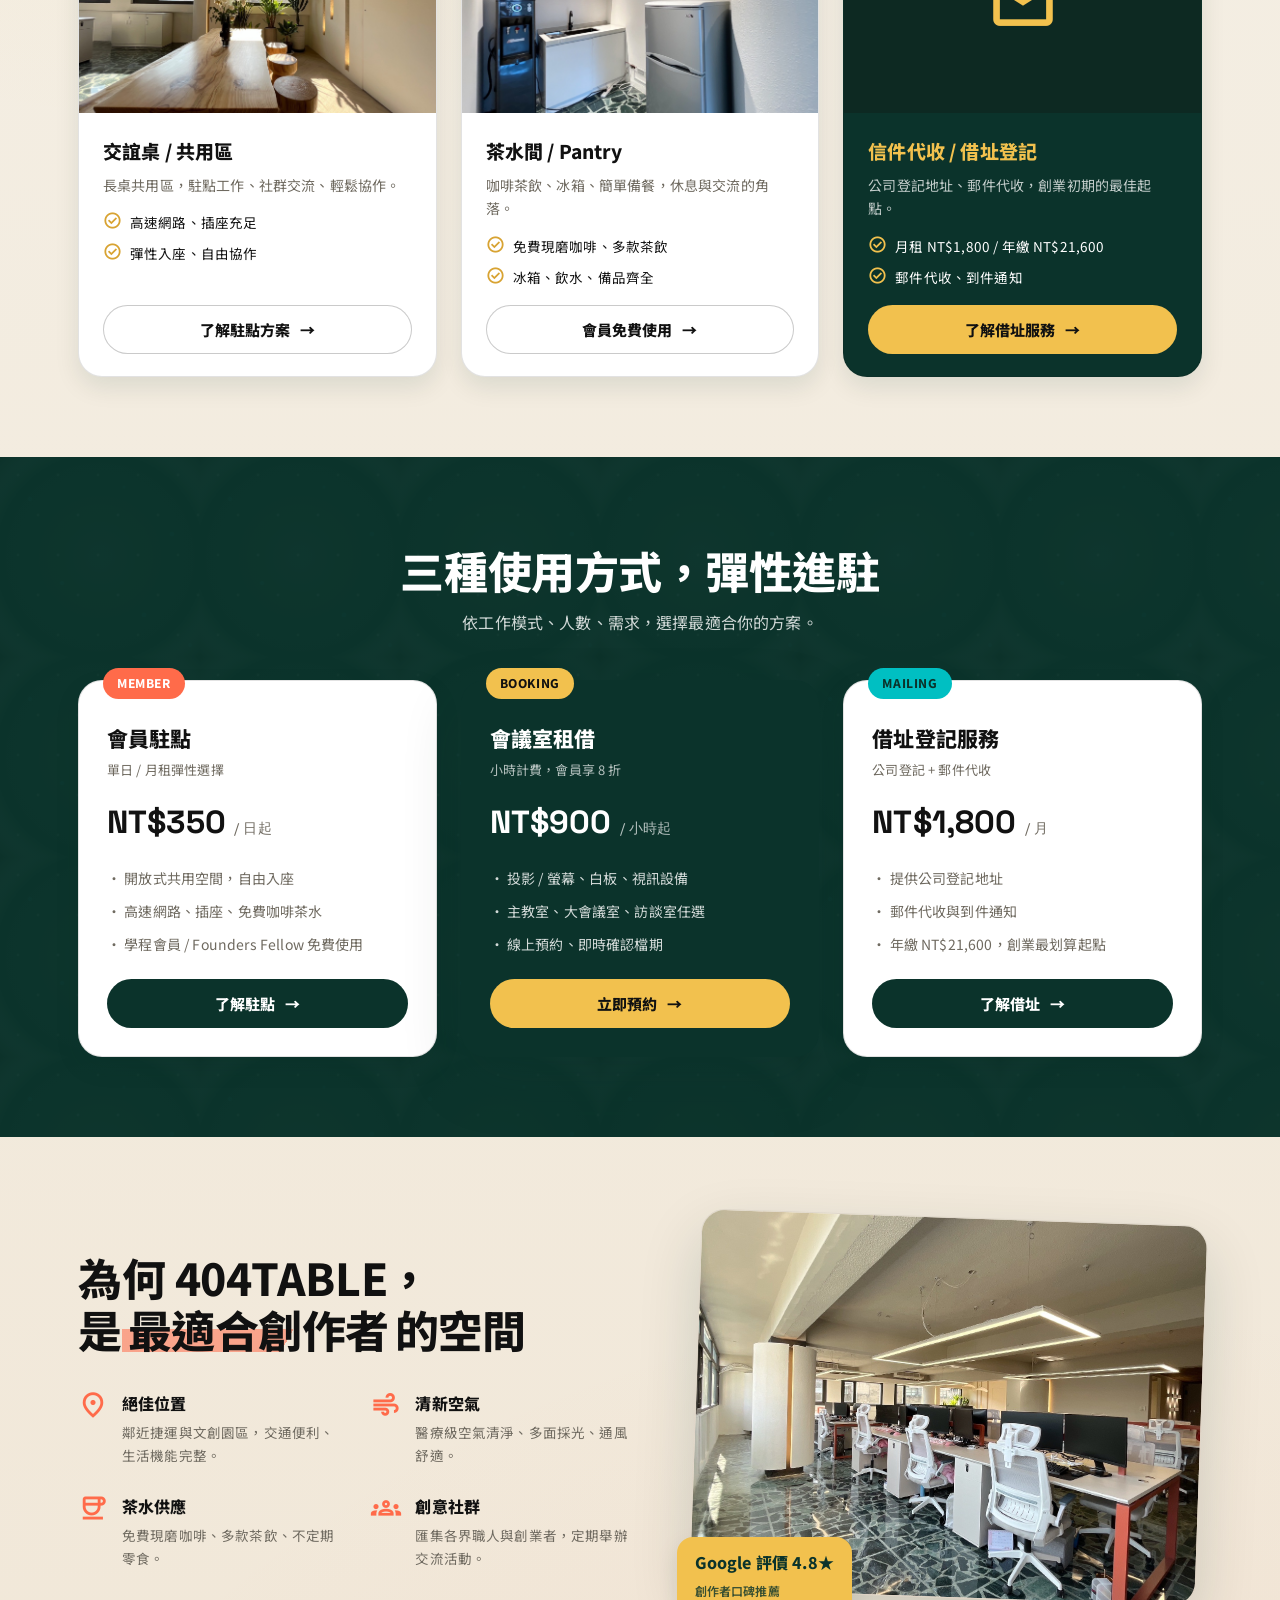
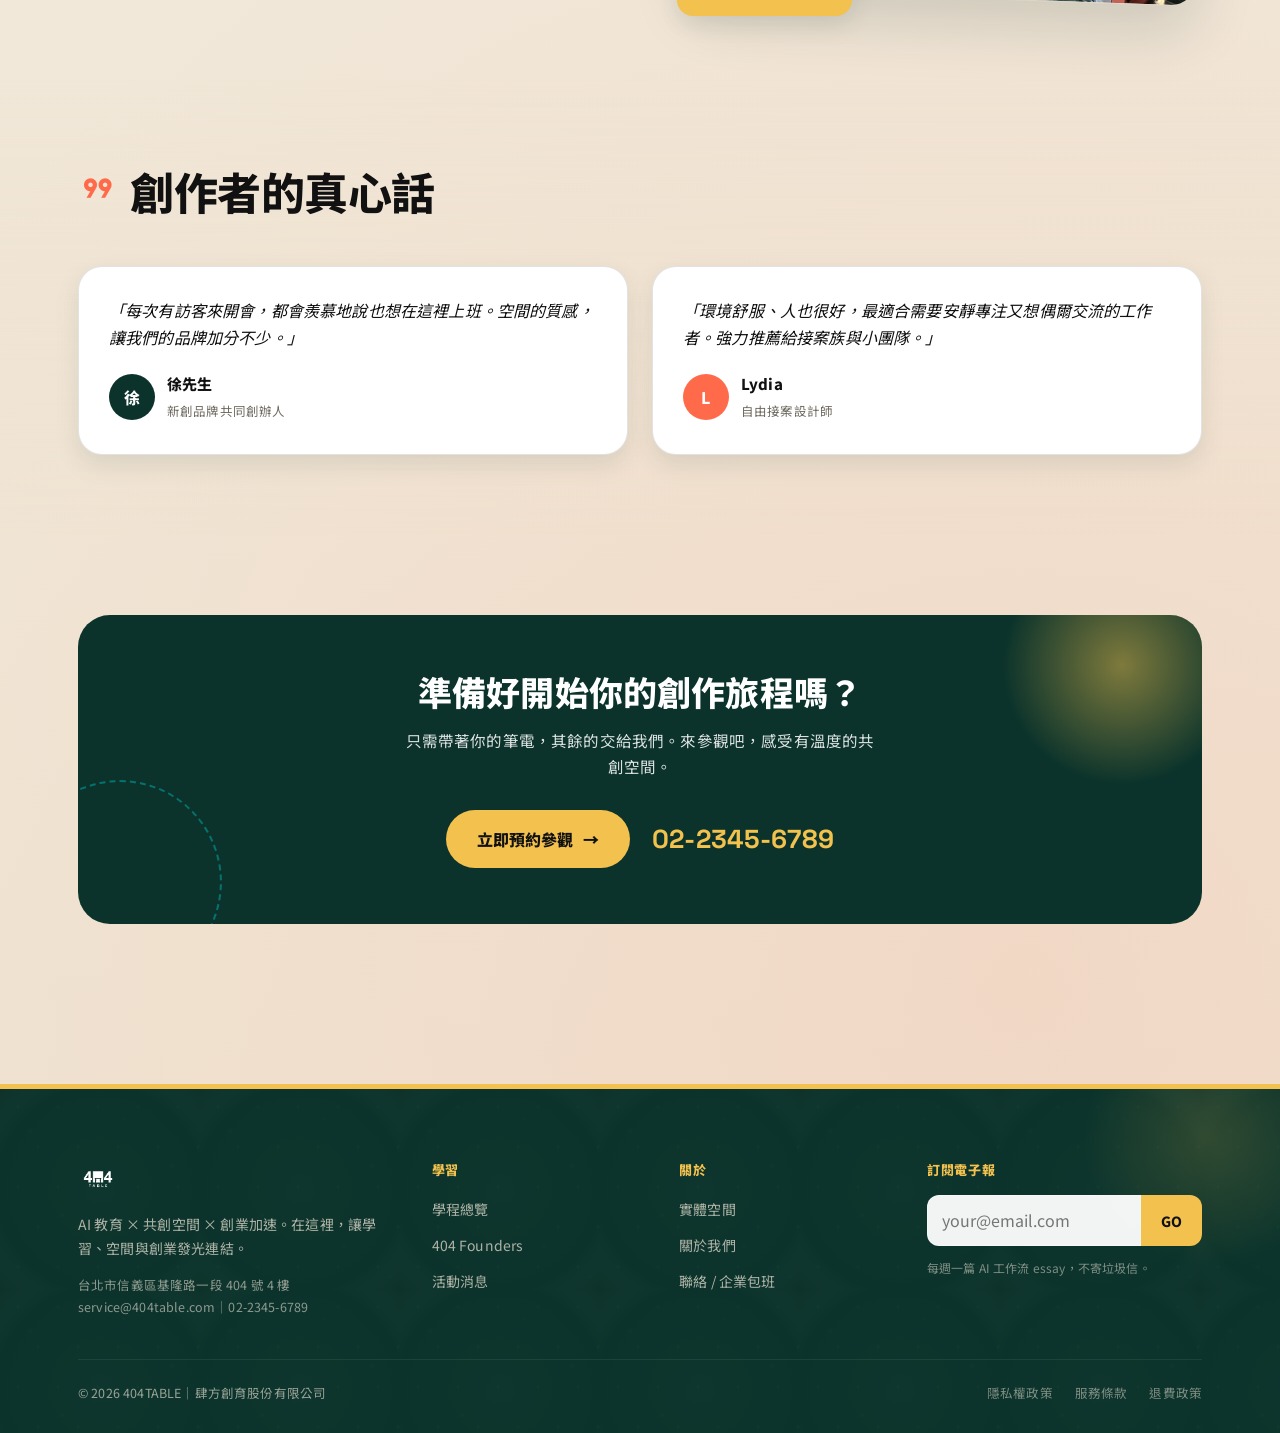
<file: space.html>
<!doctype html>
<html lang="zh-Hant">
<head>
<meta charset="utf-8" />
<meta name="viewport" content="width=device-width,initial-scale=1" />
<title>實體空間｜404TABLE｜共創基地 · 會議室 · 活動空間</title>
<meta name="description" content="明亮有質感的共創空間：主教室、會議室、訪談室、交誼桌與茶水間。駐點、開會、辦活動一次滿足，歡迎預約參觀。" />
<link rel="icon" href="assets/brand/logo-black.png" />
<link rel="preconnect" href="https://fonts.googleapis.com">
<link rel="preconnect" href="https://fonts.gstatic.com" crossorigin>
<link href="https://fonts.googleapis.com/css2?family=Noto+Sans+TC:wght@400;500;700;800;900&family=Space+Grotesk:wght@500;700&family=Material+Symbols+Outlined:opsz,wght,FILL,GRAD@24,400,0,0&display=swap" rel="stylesheet">
<link rel="stylesheet" href="css/style.css" />
<script src="js/site.js" defer></script>
</head>
<body>
<div id="scroll-progress"></div>

<!-- HEADER -->
<header class="site-header">
  <div class="navbar">
    <a class="nav-logo" href="index.html"><img src="assets/brand/logo-black.png" alt="404TABLE"></a>
    <nav class="nav-links">
      <a href="index.html">首頁</a><a href="courses.html">學程</a><a href="kids.html">未來素養</a><a href="founders.html">創業孵化</a><a href="space.html" class="active">空間</a><a href="events.html">活動</a><a href="about.html">關於</a>
    </nav>
    <div class="nav-cta">
      <a class="btn btn-outline" href="about.html#contact">聯絡我們</a>
      <button class="btn btn-primary btn-arrow" data-modal-open="visit-modal">預約參觀</button>
      <button class="mobile-toggle" id="menu-open" aria-label="選單"><svg viewBox="0 0 24 24" fill="none" stroke="currentColor" stroke-width="2.4" stroke-linecap="round"><line x1="3" y1="6" x2="21" y2="6"/><line x1="3" y1="12" x2="21" y2="12"/><line x1="3" y1="18" x2="21" y2="18"/></svg></button>
    </div>
  </div>
</header>
<div class="mobile-drawer" id="mobile-drawer">
  <a href="index.html">首頁</a><a href="courses.html">學程</a><a href="kids.html">未來素養</a><a href="founders.html">創業孵化</a><a href="space.html">空間</a><a href="events.html">活動</a><a href="about.html">關於</a>
  <a class="dr-cta" href="#" data-modal-open="visit-modal">預約參觀</a>
</div>

<main>
<!-- HERO（雙圖拼貼） -->
<section class="hero">
  <div class="container hero-split">
    <div class="hero-copy reveal">
      <span class="pill" style="background:var(--coral);color:#fff">CO-CREATION SPACE</span>
      <h1 style="margin-top:18px">專注在美好事物，<br/><span class="accent">讓夢想發生</span></h1>
      <p class="lead">404TABLE 為你打造舒適專業、具設計質感的共創環境。省去裝潢與打理成本，讓你輕鬆專注於真正重要的事。</p>
      <div class="hero-actions">
        <button class="btn btn-primary btn-arrow" data-modal-open="visit-modal">立即預約參觀</button>
        <a class="btn btn-outline" href="tel:0223456789"><span class="material-symbols-outlined" style="font-size:19px">call</span> 02-2345-6789</a>
      </div>
    </div>
    <div class="hero-visual hv-440 reveal">
      <div class="hc-shape s2"><img src="assets/svg/deco-dashed-ring.svg" alt=""></div>
      <div class="hc-card hc-1" style="width:66%;height:66%"><img src="assets/space/space-main.jpg" alt="404TABLE 主空間教室"></div>
      <div class="hc-card hc-3" style="width:52%;height:46%;right:0;bottom:0"><img src="assets/space/space-lounge.jpg" alt="交誼桌"></div>
    </div>
  </div>
</section>

<!-- 六大空間 -->
<section class="sec">
  <div class="container">
    <div class="section-header reveal">
      <div>
        <span class="eyebrow">SPACE CATALOG</span>
        <h2 class="section-title">六大區域，一應俱全</h2>
      </div>
      <p class="section-sub">明亮有質感的風格裝潢，辦公、上課、開會、活動空間自由切換。</p>
    </div>
    <div class="space-grid">
      <div class="space-card reveal">
        <div class="ph"><img src="assets/space/space-main.jpg" alt="主空間教室"></div>
        <div class="info">
          <h3>主空間教室</h3>
          <p class="desc">適合教育訓練、大型講座、發表會與聚會。</p>
          <ul class="feat-list"><li><span class="material-symbols-outlined">check_circle</span>4K 投影 + 麥克風音響</li><li><span class="material-symbols-outlined">check_circle</span>可容納 30–40 人，桌椅彈性配置</li></ul>
          <button class="btn btn-outline btn-arrow" data-modal-open="visit-modal" data-title="主空間教室">詢問檔期與報價</button>
        </div>
      </div>
      <div class="space-card reveal">
        <div class="ph"><img src="assets/space/space-meeting.jpg" alt="大會議室"></div>
        <div class="info">
          <h3>大會議室</h3>
          <p class="desc">正式或休閒風格的會議型態都能滿足。</p>
          <ul class="feat-list"><li><span class="material-symbols-outlined">check_circle</span>容納 8–12 人</li><li><span class="material-symbols-outlined">check_circle</span>高畫質螢幕 + 視訊會議</li></ul>
          <button class="btn btn-secondary btn-arrow" data-modal-open="visit-modal" data-title="大會議室">立即預約</button>
        </div>
      </div>
      <div class="space-card reveal">
        <div class="ph"><img src="assets/space/space-interview.jpg" alt="訪談室"></div>
        <div class="info">
          <h3>訪談室 / 獨立空間</h3>
          <p class="desc">面試、訪談、Podcast 錄製、一對一諮詢專屬。</p>
          <ul class="feat-list"><li><span class="material-symbols-outlined">check_circle</span>良好隔音、安靜不受打擾</li><li><span class="material-symbols-outlined">check_circle</span>2–4 人舒適座位</li></ul>
          <button class="btn btn-outline btn-arrow" data-modal-open="visit-modal" data-title="訪談室">會員可預約</button>
        </div>
      </div>
      <div class="space-card reveal">
        <div class="ph"><img src="assets/space/space-lounge.jpg" alt="交誼桌"></div>
        <div class="info">
          <h3>交誼桌 / 共用區</h3>
          <p class="desc">長桌共用區，駐點工作、社群交流、輕鬆協作。</p>
          <ul class="feat-list"><li><span class="material-symbols-outlined">check_circle</span>高速網路、插座充足</li><li><span class="material-symbols-outlined">check_circle</span>彈性入座、自由協作</li></ul>
          <button class="btn btn-outline btn-arrow" data-modal-open="visit-modal" data-title="交誼桌 / 共用區">了解駐點方案</button>
        </div>
      </div>
      <div class="space-card reveal">
        <div class="ph"><img src="assets/space/space-pantry.jpg" alt="茶水間"></div>
        <div class="info">
          <h3>茶水間 / Pantry</h3>
          <p class="desc">咖啡茶飲、冰箱、簡單備餐，休息與交流的角落。</p>
          <ul class="feat-list"><li><span class="material-symbols-outlined">check_circle</span>免費現磨咖啡、多款茶飲</li><li><span class="material-symbols-outlined">check_circle</span>冰箱、飲水、備品齊全</li></ul>
          <button class="btn btn-outline btn-arrow" data-modal-open="visit-modal" data-title="茶水間">會員免費使用</button>
        </div>
      </div>
      <div class="space-card dark reveal">
        <div class="ph icon-ph"><span class="material-symbols-outlined">mail</span></div>
        <div class="info">
          <h3>信件代收 / 借址登記</h3>
          <p class="desc">公司登記地址、郵件代收，創業初期的最佳起點。</p>
          <ul class="feat-list"><li><span class="material-symbols-outlined">check_circle</span>月租 NT$1,800 / 年繳 NT$21,600</li><li><span class="material-symbols-outlined">check_circle</span>郵件代收、到件通知</li></ul>
          <button class="btn btn-primary btn-arrow" data-modal-open="visit-modal" data-title="借址登記服務">了解借址服務</button>
        </div>
      </div>
    </div>
  </div>
</section>

<!-- 三種使用方式 -->
<section class="sec band-green">
  <div class="container">
    <div class="center reveal" style="margin-bottom:44px">
      <h2 class="section-title" style="color:#fff">三種使用方式，彈性進駐</h2>
      <p style="opacity:.8;margin-top:12px">依工作模式、人數、需求，選擇最適合你的方案。</p>
    </div>
    <div class="tier-grid">
      <div class="tier reveal">
        <span class="ribbon">MEMBER</span>
        <h3>會員駐點</h3>
        <div class="ttype">單日 / 月租彈性選擇</div>
        <div class="price">NT$350 <span>/ 日起</span></div>
        <ul><li>• 開放式共用空間，自由入座</li><li>• 高速網路、插座、免費咖啡茶水</li><li>• 學程會員 / Founders Fellow 免費使用</li></ul>
        <button class="btn btn-secondary btn-arrow" style="width:100%" data-modal-open="visit-modal" data-title="會員駐點方案">了解駐點</button>
      </div>
      <div class="tier feature reveal">
        <span class="ribbon">BOOKING</span>
        <h3>會議室租借</h3>
        <div class="ttype">小時計費，會員享 8 折</div>
        <div class="price">NT$900 <span>/ 小時起</span></div>
        <ul><li>• 投影 / 螢幕、白板、視訊設備</li><li>• 主教室、大會議室、訪談室任選</li><li>• 線上預約、即時確認檔期</li></ul>
        <button class="btn btn-primary btn-arrow" style="width:100%" data-modal-open="visit-modal" data-title="會議室租借">立即預約</button>
      </div>
      <div class="tier reveal">
        <span class="ribbon" style="background:var(--cyan);color:var(--green-900)">MAILING</span>
        <h3>借址登記服務</h3>
        <div class="ttype">公司登記 + 郵件代收</div>
        <div class="price">NT$1,800 <span>/ 月</span></div>
        <ul><li>• 提供公司登記地址</li><li>• 郵件代收與到件通知</li><li>• 年繳 NT$21,600，創業最划算起點</li></ul>
        <button class="btn btn-secondary btn-arrow" style="width:100%" data-modal-open="visit-modal" data-title="借址登記服務">了解借址</button>
      </div>
    </div>
  </div>
</section>

<!-- 為何選我們 -->
<section class="sec">
  <div class="container">
    <div class="feature-split">
      <div class="reveal">
        <h2 class="section-title" style="margin-bottom:34px">為何 404TABLE，<br/>是<span class="accent coral">最適合創作者</span>的空間</h2>
        <div class="why-grid">
          <div class="why"><span class="material-symbols-outlined">location_on</span><div><h4>絕佳位置</h4><p>鄰近捷運與文創園區，交通便利、生活機能完整。</p></div></div>
          <div class="why"><span class="material-symbols-outlined">air</span><div><h4>清新空氣</h4><p>醫療級空氣清淨、多面採光、通風舒適。</p></div></div>
          <div class="why"><span class="material-symbols-outlined">coffee</span><div><h4>茶水供應</h4><p>免費現磨咖啡、多款茶飲、不定期零食。</p></div></div>
          <div class="why"><span class="material-symbols-outlined">groups</span><div><h4>創意社群</h4><p>匯集各界職人與創業者，定期舉辦交流活動。</p></div></div>
        </div>
      </div>
      <div class="fs-media reveal">
        <div class="fs-frame r"><img src="assets/space/space-main-2.jpg" alt="工作空間"></div>
        <div class="fs-tagfloat" style="left:-18px;bottom:-18px;background:var(--gold);color:var(--green-900)">Google 評價 4.8★<br><span style="font-weight:600;font-size:12px;opacity:.8">創作者口碑推薦</span></div>
      </div>
    </div>
  </div>
</section>

<!-- 評價 -->
<section class="sec band-cream">
  <div class="container">
    <div class="section-header reveal" style="align-items:center">
      <div style="display:flex;align-items:center;gap:14px"><span class="material-symbols-outlined" style="color:var(--coral);font-size:38px">format_quote</span><h2 class="section-title">創作者的真心話</h2></div>
    </div>
    <div class="quote-grid">
      <div class="quote reveal"><p>「每次有訪客來開會，都會羨慕地說也想在這裡上班。空間的質感，讓我們的品牌加分不少。」</p><div class="by"><div class="ava" style="background:var(--green-900)">徐</div><div><h4>徐先生</h4><span>新創品牌共同創辦人</span></div></div></div>
      <div class="quote reveal"><p>「環境舒服、人也很好，最適合需要安靜專注又想偶爾交流的工作者。強力推薦給接案族與小團隊。」</p><div class="by"><div class="ava" style="background:var(--coral)">L</div><div><h4>Lydia</h4><span>自由接案設計師</span></div></div></div>
    </div>
  </div>
</section>

<!-- CTA -->
<section class="sec" style="padding-bottom:90px">
  <div class="container">
    <div class="accent-panel solid-green reveal" style="display:block;text-align:center">
      <h2 style="margin:0 auto 14px;max-width:none">準備好開始你的創作旅程嗎？</h2>
      <p style="margin:0 auto 30px">只需帶著你的筆電，其餘的交給我們。來參觀吧，感受有溫度的共創空間。</p>
      <div style="display:flex;gap:22px;justify-content:center;align-items:center;flex-wrap:wrap">
        <button class="btn btn-primary btn-lg btn-arrow" data-modal-open="visit-modal">立即預約參觀</button>
        <a href="tel:0223456789" class="mono" style="font-size:26px;font-weight:700;color:var(--gold)">02-2345-6789</a>
      </div>
    </div>
  </div>
</section>
</main>

<!-- 預約 Modal -->
<div id="visit-modal" class="modal-backdrop">
  <div class="modal">
    <button class="modal-close" data-modal-close aria-label="關閉"><span class="material-symbols-outlined">close</span></button>
    <div class="modal-header"><span class="eyebrow">空間預約 / 詢問</span><h2 data-fill-title>預約參觀</h2></div>
    <div class="modal-body">
      <form data-fake-submit data-success="已收到預約！我們會盡快與你確認時間與檔期。">
        <input type="hidden" name="項目"/>
        <div class="form-row"><div class="form-field full"><label class="form-label">姓名 *</label><input required class="form-input" type="text" placeholder="王小明"></div></div>
        <div class="form-row">
          <div class="form-field"><label class="form-label">Email *</label><input required class="form-input" type="email" placeholder="you@email.com"></div>
          <div class="form-field"><label class="form-label">手機 *</label><input required class="form-input" type="tel" placeholder="0912-345-678"></div>
        </div>
        <div class="form-row">
          <div class="form-field"><label class="form-label">需求類型</label><select class="form-select"><option>預約參觀</option><option>會議室租借</option><option>會員駐點</option><option>借址登記</option><option>活動 / 包場</option></select></div>
          <div class="form-field"><label class="form-label">期望日期</label><input class="form-input" type="date"></div>
        </div>
        <div class="form-row"><div class="form-field full"><label class="form-label">備註</label><textarea class="form-textarea" placeholder="使用人數、時段、特殊需求…"></textarea></div></div>
        <button class="btn btn-secondary btn-arrow modal-submit" type="submit">送出預約</button>
      </form>
    </div>
  </div>
</div>

<!-- FOOTER -->
<footer class="footer">
  <div class="container">
    <div class="foot-grid">
      <div class="foot-brand">
        <img src="assets/brand/logo-white.png" alt="404TABLE">
        <p>AI 教育 × 共創空間 × 創業加速。在這裡，讓學習、空間與創業發光連結。</p>
        <div class="addr">台北市信義區基隆路一段 404 號 4 樓<br>service@404table.com｜02-2345-6789</div>
      </div>
      <div class="foot-col"><h5>學習</h5><ul><li><a href="courses.html">學程總覽</a></li><li><a href="founders.html">404 Founders</a></li><li><a href="events.html">活動消息</a></li></ul></div>
      <div class="foot-col"><h5>關於</h5><ul><li><a href="space.html">實體空間</a></li><li><a href="about.html">關於我們</a></li><li><a href="about.html#contact">聯絡 / 企業包班</a></li></ul></div>
      <div class="foot-col foot-sub"><h5>訂閱電子報</h5>
        <form data-fake-submit data-success="訂閱成功！第一封信很快會到你的信箱。"><input type="email" required placeholder="your@email.com"><button type="submit">GO</button></form>
        <p>每週一篇 AI 工作流 essay，不寄垃圾信。</p>
      </div>
    </div>
    <div class="foot-bot"><span>© 2026 404TABLE｜肆方創育股份有限公司</span><span style="display:flex;gap:22px"><a href="#">隱私權政策</a><a href="#">服務條款</a><a href="#">退費政策</a></span></div>
  </div>
</footer>
</body>
</html>
</file>
<file: css/style.css>
/* =========================================================
   404TABLE 官網 V3 — 共用設計系統
   視覺語言：V1「紙感拼貼」（柔層次、圓角卡、金色強調、SVG 裝飾）
   內容架構：V2（職業×AI 學程、Founders、Kids、空間、活動、關於）
   ========================================================= */

/* =========================================================
   00 ｜ 基礎變數
   ========================================================= */
:root{
  --green-900:#0B332B;
  --green-700:#1E5F4E;
  --green-500:#2F8062;
  --cream:#F6F3EB;
  --paper:#EFE3D1;
  --gold:#F2C14E;
  --gold-deep:#D8A332;
  --coral:#FF6B4A;
  --cyan:#00BFC2;
  --black:#111111;
  --white:#ffffff;
  --muted:#6F6A60;
  --line:rgba(17,17,17,.12);
  --shadow:0 24px 60px rgba(11,51,43,.16);
  --shadow-sm:0 10px 24px rgba(11,51,43,.10);
  --radius-xl:32px;
  --radius-lg:24px;
  --radius-md:16px;
  --radius-sm:10px;
  --max-width:1180px;
}

*{box-sizing:border-box}
html,body{margin:0;padding:0}
html{scroll-behavior:smooth}
body{
  font-family:"Noto Sans TC","PingFang TC","Microsoft JhengHei",sans-serif;
  color:var(--black);
  line-height:1.7;
  font-size:16px;
  letter-spacing:.01em;
  background:
    radial-gradient(circle at 18% 12%, rgba(242,193,78,.18), transparent 28%),
    radial-gradient(circle at 90% 10%, rgba(0,191,194,.14), transparent 24%),
    radial-gradient(circle at 80% 90%, rgba(255,107,74,.10), transparent 30%),
    linear-gradient(180deg, var(--cream), var(--paper));
  min-height:100vh;
  overflow-x:hidden;
}
body::before{
  content:"";
  position:fixed; inset:0; pointer-events:none; z-index:0;
  background-image:url("../assets/svg/texture-paper.svg");
  background-size:200px 200px;
  background-repeat:repeat;
  opacity:.55;
  mix-blend-mode:multiply;
}
img{max-width:100%;display:block}
a{color:inherit;text-decoration:none}
button{font-family:inherit;cursor:pointer;border:0;background:none;color:inherit}

.eyebrow{
  font-family:"Space Grotesk",sans-serif;
  letter-spacing:.28em; text-transform:uppercase;
  font-size:12px; font-weight:700; color:var(--green-700);
}
.eyebrow.on-dark{color:var(--gold)}
.container{max-width:var(--max-width);margin:0 auto;padding:0 28px;position:relative;z-index:1}
.mono{font-family:"Space Grotesk",sans-serif}

/* highlight 強調（金色畫線） */
.accent{
  background:linear-gradient(120deg, var(--gold) 0 60%, transparent 60%);
  background-repeat:no-repeat; background-position:0 78%;
  background-size:100% 36%;
  padding:0 6px;
}
.accent.coral{background:linear-gradient(120deg, rgba(255,107,74,.55) 0 60%, transparent 60%);background-repeat:no-repeat;background-position:0 78%;background-size:100% 36%}

/* =========================================================
   01 ｜ Header / Nav
   ========================================================= */
.site-header{
  position:sticky; top:0; z-index:50;
  backdrop-filter:saturate(140%) blur(10px);
  background:rgba(246,243,235,.78);
  border-bottom:1px solid var(--line);
}
.navbar{
  max-width:var(--max-width); margin:0 auto;
  display:flex; align-items:center; justify-content:space-between;
  gap:24px; padding:14px 28px;
}
.nav-logo{display:flex;align-items:center;gap:10px}
.nav-logo img{height:38px;width:auto}
.nav-links{display:flex;gap:4px;align-items:center}
.nav-links a{
  font-size:14.5px; font-weight:700; color:var(--black);
  padding:8px 13px; border-radius:999px;
  transition:background .2s, color .2s;
}
.nav-links a:hover{background:rgba(11,51,43,.07)}
.nav-links a.active{background:var(--green-900);color:var(--white)}

.nav-cta{display:flex;gap:10px;align-items:center}
.mobile-toggle{display:none;width:42px;height:42px;border-radius:12px;background:rgba(11,51,43,.08);align-items:center;justify-content:center}
.mobile-toggle svg{width:22px;height:22px}

/* =========================================================
   02 ｜ Buttons
   ========================================================= */
.btn{
  display:inline-flex;align-items:center;justify-content:center;gap:10px;
  border-radius:999px; padding:13px 22px;
  font-weight:800; cursor:pointer; border:1px solid transparent;
  transition:transform .25s ease, box-shadow .25s ease, background .25s ease, color .2s ease;
  font-size:15px;
}
.btn:hover{transform:translateY(-3px);box-shadow:0 14px 30px rgba(11,51,43,.18)}
.btn-primary{background:var(--gold);color:var(--black)}
.btn-primary:hover{background:var(--gold-deep)}
.btn-secondary{background:var(--green-900);color:var(--white)}
.btn-secondary:hover{background:var(--green-700)}
.btn-coral{background:var(--coral);color:#fff}
.btn-coral:hover{background:#e85638}
.btn-outline{border-color:rgba(17,17,17,.22);color:var(--black);background:rgba(255,255,255,.42)}
.btn-outline:hover{background:rgba(255,255,255,.78)}
.btn-outline-light{border-color:rgba(255,255,255,.5);color:#fff;background:rgba(255,255,255,.06)}
.btn-outline-light:hover{background:#fff;color:var(--green-900)}
.btn-ghost{padding:10px 14px;border-radius:999px;font-weight:700}
.btn-arrow::after{content:"→";font-weight:900;transform:translateX(0);transition:transform .2s ease}
.btn-arrow:hover::after{transform:translateX(4px)}
.btn-lg{padding:16px 30px;font-size:16px}

/* =========================================================
   03 ｜ Sections
   ========================================================= */
section{position:relative}
.sec{padding:80px 0;position:relative}
.sec-tight{padding:56px 0}
.section-header{margin-bottom:48px;display:flex;align-items:flex-end;justify-content:space-between;gap:20px;flex-wrap:wrap}
.section-title{
  font-size:clamp(28px, 4vw, 44px);
  font-weight:800; line-height:1.18; margin:8px 0 0;
  letter-spacing:-.01em;
}
.section-sub{color:var(--muted);max-width:560px;margin-top:14px;font-size:15.5px}
.rule{height:6px;width:120px;background:var(--coral);border-radius:6px;margin-top:18px}

/* dark band（深綠 / 墨黑區塊，承接 V2 thesis 等深色段落） */
.band-green{background:var(--green-900);color:#fff;position:relative;overflow:hidden}
.band-green::before{content:"";position:absolute;inset:0;background:url("../assets/svg/texture-green.svg") repeat;background-size:200px 200px;opacity:.5;pointer-events:none}
.band-green .container{position:relative;z-index:1}
.band-green .section-title{color:#fff}
.band-ink{background:#15110d;color:#f3ece0;position:relative;overflow:hidden}
.band-ink::before{content:"";position:absolute;inset:0;background-image:radial-gradient(rgba(255,255,255,.10) .6px, transparent .6px);background-size:22px 22px;opacity:.7;pointer-events:none}
.band-ink .container{position:relative;z-index:1}
.band-cream{background:linear-gradient(180deg, transparent, rgba(239,227,209,.55) 50%, transparent)}

/* =========================================================
   04 ｜ Hero（拼貼）
   ========================================================= */
.hero{padding:64px 0 80px;position:relative;overflow:hidden}
.hero-grid{display:grid; grid-template-columns:1.05fr .95fr; gap:56px; align-items:center}
.hero-copy h1{
  font-size:clamp(38px, 5.2vw, 64px);
  font-weight:900; line-height:1.1; margin:18px 0 22px;
  letter-spacing:-.02em;
}
.hero-copy p.lead{font-size:18px;color:#3b3a35;max-width:520px;margin:0 0 30px}
.hero-actions{display:flex;gap:14px;flex-wrap:wrap}
.hero-meta{margin-top:40px;display:flex;gap:34px;flex-wrap:wrap}
.hero-meta .item .num{font-family:"Space Grotesk",sans-serif;font-weight:700;font-size:30px;color:var(--green-900);line-height:1}
.hero-meta .item .lab{font-size:13px;color:var(--muted);margin-top:6px;letter-spacing:.04em}

/* Hero collage visual */
.hero-visual{position:relative;height:540px}
.hv-440{height:440px}
.hc-card{position:absolute;border-radius:var(--radius-lg);overflow:hidden;box-shadow:var(--shadow);border:1px solid rgba(17,17,17,.08)}
.hc-1{left:0;top:30px;width:64%;height:64%;transform:rotate(-3deg)}
.hc-1 img{width:100%;height:100%;object-fit:cover}
.hc-2{right:0;top:0;width:46%;height:46%;transform:rotate(4deg);background:var(--green-900);color:#fff;padding:22px;display:flex;flex-direction:column;justify-content:space-between}
.hc-2 .tag{font-family:"Space Grotesk",sans-serif;letter-spacing:.2em;font-size:11px;color:var(--gold)}
.hc-2 h3{font-size:23px;line-height:1.3;margin:8px 0 0}
.hc-2 .stat{font-family:"Space Grotesk",sans-serif;font-weight:700;font-size:42px;color:var(--gold)}
.hc-3{right:4%;bottom:14px;width:54%;height:42%;transform:rotate(-2deg)}
.hc-3 img{width:100%;height:100%;object-fit:cover}
.hc-4{left:6%;bottom:0;width:42%;background:var(--coral);color:#fff;padding:16px 18px;border-radius:var(--radius-md);transform:rotate(3deg)}
.hc-4 .row{display:flex;align-items:center;gap:10px;font-weight:800;font-size:14px}
.hc-4 .row + .row{margin-top:6px;opacity:.95;font-weight:600;font-size:13px}
.hc-shape{position:absolute;pointer-events:none}
.hc-shape img{width:100%;height:100%;display:block}
.hc-shape.s1{width:170px;height:130px;left:-46px;top:-26px;opacity:.95;transform:rotate(-8deg)}
.hc-shape.s2{width:160px;height:160px;right:-50px;bottom:-40px;opacity:.85}
.hc-shape.s3{width:96px;height:96px;right:36%;top:-32px;transform:rotate(14deg);opacity:.9}
.hc-tech{position:absolute;left:10%;bottom:-30px;width:60%;height:80px;opacity:.55;pointer-events:none}
.hc-tech img{width:100%;height:100%}

/* page hero（次頁標準頁首） */
.page-hero{padding:64px 0 8px;position:relative}
.page-hero h1{font-size:clamp(32px,4.4vw,52px);font-weight:900;margin:10px 0 16px;letter-spacing:-.01em;line-height:1.14}
.page-hero p{max-width:600px;color:#3b3a35;font-size:16.5px;margin:0 0 26px}
.page-hero .pills{display:flex;gap:8px;flex-wrap:wrap;margin-top:10px}
.pill{font-size:13px;font-weight:700;background:rgba(11,51,43,.06);color:var(--green-900);padding:7px 14px;border-radius:999px;display:inline-flex;gap:7px;align-items:center}

/* split page-hero（左文右圖拼貼） */
.hero-split{display:grid;grid-template-columns:1.1fr .9fr;gap:48px;align-items:center;padding:56px 0 64px}
.hero-frame{position:relative;border-radius:var(--radius-lg);overflow:hidden;box-shadow:var(--shadow);border:1px solid rgba(17,17,17,.08);transform:rotate(2deg)}
.hero-frame img{width:100%;height:auto;display:block}
.hero-badge{position:absolute;border-radius:var(--radius-md);font-weight:800;padding:12px 16px;border:1px solid rgba(17,17,17,.1);box-shadow:var(--shadow-sm);z-index:3}

/* =========================================================
   05 ｜ Entry / service cards
   ========================================================= */
.cards-3{display:grid;grid-template-columns:repeat(3,1fr);gap:24px}
.cards-2{display:grid;grid-template-columns:repeat(2,1fr);gap:24px}
.entry{
  position:relative; padding:34px 26px 28px; border-radius:var(--radius-lg);
  background:rgba(255,255,255,.82); border:1px solid rgba(17,17,17,.08);
  box-shadow:var(--shadow-sm); overflow:hidden;
  transition:transform .25s ease, box-shadow .25s ease;
  display:flex; flex-direction:column; min-height:280px;
}
.entry:hover{transform:translateY(-4px);box-shadow:var(--shadow)}
.entry::before{
  content:""; position:absolute; width:120px; height:90px;
  right:-24px; top:-20px; opacity:.88;
  clip-path:polygon(12% 0,100% 24%,78% 100%,0 82%);
}
.entry.c-coral::before{background:var(--coral)}
.entry.c-gold::before{background:var(--gold)}
.entry.c-cyan::before{background:var(--cyan)}
.entry::after{
  content:""; position:absolute; width:90px; height:90px;
  left:18px; bottom:-30px; border:1.5px dashed rgba(0,191,194,.7);
  border-radius:50%; opacity:.5;
}
.entry .num{font-family:"Space Grotesk",sans-serif;font-weight:700;letter-spacing:.15em;color:var(--green-700);font-size:13px}
.entry .ic-badge{width:54px;height:54px;border-radius:16px;display:flex;align-items:center;justify-content:center;margin:10px 0 6px;background:var(--cream);border:1.5px solid var(--green-900);color:var(--green-900)}
.entry .ic-badge .material-symbols-outlined{font-size:30px}
.entry h3{font-size:23px;font-weight:800;margin:8px 0 8px}
.entry p{color:var(--muted);font-size:15px;margin:0 0 18px}
.entry .go{margin-top:auto;color:var(--green-900);font-weight:800;font-size:14.5px;display:inline-flex;gap:8px;align-items:center}
.entry .go::after{content:"→";transition:transform .2s ease}
.entry:hover .go::after{transform:translateX(4px)}
.entry .entry-illu{width:112px;height:112px;margin:-4px 0 8px;position:relative;z-index:1}
.entry .entry-illu img{width:100%;height:100%;object-fit:contain}

/* =========================================================
   06 ｜ Thesis（編號信念卡）
   ========================================================= */
.thesis-grid{display:grid;grid-template-columns:repeat(3,1fr);gap:34px}
.thesis .tnum{font-family:"Space Grotesk",sans-serif;font-size:56px;font-weight:700;line-height:1;margin-bottom:14px}
.thesis:nth-child(1) .tnum{color:rgba(255,107,74,.7)}
.thesis:nth-child(2) .tnum{color:rgba(242,193,78,.8)}
.thesis:nth-child(3) .tnum{color:rgba(0,191,194,.75)}
.thesis h3{font-size:20px;font-weight:800;margin:0 0 10px;line-height:1.4}
.thesis p{margin:0;opacity:.82;font-size:15px}

/* =========================================================
   07 ｜ Metric strip
   ========================================================= */
.metric-strip{display:grid;grid-template-columns:repeat(4,1fr);gap:0;border-radius:var(--radius-lg);overflow:hidden;border:1px solid rgba(255,255,255,.12)}
.metric{padding:26px 24px;background:rgba(255,255,255,.04)}
.metric + .metric{border-left:1px solid rgba(255,255,255,.12)}
.metric .m-num{font-family:"Space Grotesk",sans-serif;font-weight:700;font-size:36px;color:var(--gold);line-height:1}
.metric .m-lab{font-size:13.5px;opacity:.72;margin-top:8px}
.metric-strip.on-light{border-color:var(--line)}
.metric-strip.on-light .metric{background:rgba(255,255,255,.6)}
.metric-strip.on-light .metric + .metric{border-left:1px solid var(--line)}
.metric-strip.on-light .m-num{color:var(--green-900)}
.metric-strip.on-light .m-lab{color:var(--muted)}

/* =========================================================
   08 ｜ Course cards（精選 + 詳細）
   ========================================================= */
.course-card{
  background:#fff; border-radius:var(--radius-lg); overflow:hidden;
  border:1px solid var(--line); box-shadow:var(--shadow-sm);
  transition:transform .25s ease, box-shadow .25s ease;
  display:flex;flex-direction:column;
}
.course-card:hover{transform:translateY(-4px);box-shadow:var(--shadow)}
.course-card.flagship{background:var(--green-900);color:#fff;border-color:transparent}
.course-thumb{position:relative;aspect-ratio:16/10;overflow:hidden;background:var(--green-900)}
.course-thumb img{width:100%;height:100%;object-fit:cover;display:block;transition:transform .5s ease}
.course-card:hover .course-thumb img{transform:scale(1.04)}
.course-thumb .badge{
  position:absolute;left:14px;top:14px;z-index:2;
  background:var(--gold);color:var(--black);
  font-size:12px;font-weight:800;padding:5px 12px;border-radius:999px;letter-spacing:.03em;
  box-shadow:0 4px 12px rgba(0,0,0,.18);
}
.course-thumb .badge.flag{background:var(--coral);color:#fff}
.course-thumb .code{position:absolute;right:14px;top:14px;z-index:2;font-family:"Space Grotesk",sans-serif;font-size:11.5px;font-weight:700;color:#fff;background:rgba(17,17,17,.5);padding:4px 10px;border-radius:999px;letter-spacing:.06em}
.course-body{padding:22px 24px 24px;display:flex;flex-direction:column;gap:8px;flex:1}
.course-body h3{font-size:21px;font-weight:800;margin:0;line-height:1.32}
.course-card.flagship .course-body h3{color:var(--gold)}
.course-body .desc{color:var(--muted);font-size:14.5px;margin:2px 0 6px}
.course-card.flagship .course-body .desc{color:rgba(255,255,255,.78)}
.course-foot{display:flex;align-items:center;justify-content:space-between;gap:10px;padding-top:12px;border-top:1px solid var(--line);margin-top:4px;font-size:13.5px}
.course-card.flagship .course-foot{border-top-color:rgba(255,255,255,.18)}
.course-foot .when{display:inline-flex;gap:6px;align-items:center;color:var(--muted)}
.course-card.flagship .course-foot .when{color:rgba(255,255,255,.7)}
.course-price{font-family:"Space Grotesk",sans-serif;font-weight:700;color:var(--coral)}
.course-card.flagship .course-price{color:var(--gold)}
.course-mentor{display:flex;align-items:center;gap:10px;font-size:13.5px;margin:4px 0}
.course-mentor img{width:36px;height:36px;border-radius:50%;object-fit:cover;border:2px solid var(--cream)}
.course-card.flagship .course-mentor img{border-color:rgba(255,255,255,.4)}

/* 課綱手風琴 */
details.unit{border:1px solid var(--line);border-radius:var(--radius-md);overflow:hidden;margin:4px 0}
.course-card.flagship details.unit{border-color:rgba(255,255,255,.22)}
details.unit > summary{
  list-style:none;cursor:pointer;display:flex;align-items:center;justify-content:space-between;
  padding:12px 16px;font-weight:700;font-size:14px;background:rgba(11,51,43,.05);
}
.course-card.flagship details.unit > summary{background:rgba(255,255,255,.08)}
details.unit > summary::-webkit-details-marker{display:none}
details.unit > summary .chev{transition:transform .25s ease;font-size:20px}
details.unit[open] > summary .chev{transform:rotate(180deg)}
.unit-body{padding:14px 16px;font-size:13.5px;display:flex;flex-direction:column;gap:12px}
.unit-body .for{color:var(--muted)}
.course-card.flagship .unit-body .for{color:rgba(255,255,255,.72)}
.toolset{display:flex;flex-wrap:wrap;gap:6px}
.toolset span{font-size:11.5px;border:1px solid var(--line);border-radius:6px;padding:2px 8px;font-family:"Space Grotesk",sans-serif}
.course-card.flagship .toolset span{border-color:rgba(255,255,255,.3)}
.syllabus{list-style:none;margin:0;padding:0;display:flex;flex-direction:column;gap:7px}
.syllabus li{display:flex;gap:10px}
.syllabus .wk{font-family:"Space Grotesk",sans-serif;font-weight:700;color:var(--coral);flex-shrink:0;font-size:12.5px;min-width:26px}
.course-card.flagship .syllabus .wk{color:var(--gold)}
.unit-note{font-weight:700;color:var(--green-900)}
.course-card.flagship .unit-note{color:var(--gold)}
.tag-inline{display:inline-block;background:var(--gold);color:var(--black);font-size:12px;font-weight:700;padding:3px 10px;border-radius:6px;border:1px solid rgba(17,17,17,.12)}
.course-actions{display:grid;grid-template-columns:1fr 1fr;gap:10px;margin-top:auto;padding-top:6px}

/* filter chips */
.filter-chips{display:flex;gap:8px;flex-wrap:wrap}
.filter-chip{
  font-size:13.5px;font-weight:700; padding:9px 16px; border-radius:999px;
  background:rgba(255,255,255,.7); color:var(--green-900);border:1px solid var(--line);
  transition:all .2s ease;
}
.filter-chip:hover{background:rgba(11,51,43,.08)}
.filter-chip.is-active{background:var(--green-900);color:#fff;border-color:transparent}

/* =========================================================
   09 ｜ Feature split（Founders / Voices / Kids parent…）
   ========================================================= */
.feature-split{display:grid;grid-template-columns:1.05fr .95fr;gap:56px;align-items:center}
.fs-wide{grid-template-columns:1.6fr 1fr}
.feature-split.flip .fs-media{order:-1}
.fs-media{position:relative}
.fs-frame{border-radius:var(--radius-lg);overflow:hidden;box-shadow:var(--shadow);border:1px solid rgba(17,17,17,.08);transform:rotate(-2deg)}
.fs-frame.r{transform:rotate(2deg)}
.fs-frame img{width:100%;height:auto;display:block}
.fs-tagfloat{position:absolute;font-weight:800;padding:12px 18px;border-radius:var(--radius-md);box-shadow:var(--shadow-sm);z-index:3}
.fs-ring{position:absolute;width:110px;height:110px;border:1.6px dashed var(--cyan);border-radius:50%;opacity:.55}
.chip-label{display:inline-block;font-weight:800;font-size:13px;padding:8px 16px;border-radius:999px;margin-bottom:18px}

/* milestone list（M1/M2/M3） */
.milestones{list-style:none;margin:0 0 30px;padding:0;display:flex;flex-direction:column;gap:18px}
.milestones li{display:flex;gap:16px;align-items:flex-start}
.milestones .ms{font-family:"Space Grotesk",sans-serif;font-weight:700;font-size:24px;color:var(--coral);flex-shrink:0;line-height:1.2}
.milestones h4{margin:0 0 3px;font-size:16px;font-weight:800}
.milestones p{margin:0;font-size:14px;opacity:.8}

/* flywheel steps */
.flywheel{display:grid;grid-template-columns:repeat(4,1fr);gap:14px;margin:6px 0 28px}
.fw-step{background:rgba(255,255,255,.78);border:1px solid var(--line);border-radius:var(--radius-md);padding:18px 14px;text-align:center;box-shadow:var(--shadow-sm)}
.fw-step .big{font-family:"Space Grotesk",sans-serif;font-weight:700;font-size:28px;line-height:1}
.fw-step:nth-child(1) .big{color:var(--coral)}
.fw-step:nth-child(2) .big{color:var(--green-700)}
.fw-step:nth-child(3) .big{color:var(--cyan)}
.fw-step:nth-child(4) .big{color:var(--gold-deep)}
.fw-step p{margin:8px 0 0;font-size:12.5px;color:var(--muted)}

/* =========================================================
   10 ｜ Step cards / timeline（流程）
   ========================================================= */
.step-grid{display:grid;grid-template-columns:repeat(3,1fr);gap:24px}
.step-grid.four{grid-template-columns:repeat(4,1fr)}
.step{
  position:relative;background:rgba(255,255,255,.82);border:1px solid var(--line);
  border-radius:var(--radius-lg);padding:28px 24px;box-shadow:var(--shadow-sm);
}
.step .badge-n{display:inline-flex;align-items:center;justify-content:center;min-width:48px;height:48px;padding:0 14px;border-radius:14px;font-family:"Space Grotesk",sans-serif;font-weight:700;font-size:20px;border:1.5px solid var(--green-900);background:var(--cream);color:var(--green-900);margin-bottom:14px}
.step .n{font-family:"Space Grotesk",sans-serif;font-weight:700;font-size:46px;color:rgba(255,107,74,.6);line-height:1;margin-bottom:6px}
.step .ic{font-size:34px;color:var(--coral);margin-bottom:8px}
.step h4{margin:6px 0 6px;font-size:17px;font-weight:800}
.step h3{margin:6px 0 6px;font-size:19px;font-weight:800}
.step p{margin:0;color:var(--muted);font-size:14px}
.step.offset{margin-top:32px}

/* offer / provide grid */
.offer{
  background:#fff;border:1px solid var(--line);border-radius:var(--radius-lg);padding:28px 26px;
  box-shadow:var(--shadow-sm);
}
.offer .ic{width:48px;height:48px;border-radius:14px;background:var(--green-900);color:var(--gold);display:flex;align-items:center;justify-content:center;font-weight:800;font-family:"Space Grotesk",sans-serif;margin-bottom:14px}
.offer h3{font-size:18px;margin:0 0 6px;font-weight:800}
.offer p{color:var(--muted);margin:0;font-size:14.5px}

/* provide vs not list cards */
.list-card{border-radius:var(--radius-lg);padding:32px 30px;box-shadow:var(--shadow-sm)}
.list-card h3{font-size:21px;font-weight:800;margin:0 0 18px;display:flex;align-items:center;gap:10px}
.list-card ul{list-style:none;margin:0;padding:0;display:flex;flex-direction:column;gap:13px}
.list-card li{display:flex;gap:12px;align-items:flex-start;font-size:15px}
.list-card li .material-symbols-outlined{flex-shrink:0}
.list-card.do{background:var(--green-900);color:#fff}
.list-card.do h3{color:var(--gold)}
.list-card.do li .material-symbols-outlined{color:var(--gold)}
.list-card.dont{background:#fff;border:1px solid var(--line)}
.list-card.dont h3{color:var(--coral)}
.list-card.dont li{color:var(--muted)}
.list-card.dont li .material-symbols-outlined{color:var(--coral)}

/* =========================================================
   11 ｜ Mentor / team
   ========================================================= */
.team-grid{display:grid;grid-template-columns:repeat(5,1fr);gap:18px}
.team-grid.six{grid-template-columns:repeat(6,1fr)}
.member{
  background:rgba(255,255,255,.72);border:1px solid var(--line);
  border-radius:var(--radius-md);overflow:hidden;
  transition:transform .25s ease, box-shadow .25s ease;box-shadow:var(--shadow-sm);
}
.member:hover{transform:translateY(-4px);box-shadow:var(--shadow)}
.member .av{width:100%;aspect-ratio:4/5;overflow:hidden;background:var(--green-700)}
.member .av img{width:100%;height:100%;object-fit:cover;transition:transform .4s ease}
.member:hover .av img{transform:scale(1.05)}
.member .who{padding:14px 14px 16px}
.member h4{margin:0 0 2px;font-size:16px;font-weight:800}
.member .role{color:var(--coral);font-size:12.5px;font-weight:700}
.member .bio{color:var(--muted);font-size:12px;margin-top:5px}

/* mentor highlight cards（3 large, floating caption） */
.mentor-row{display:grid;grid-template-columns:repeat(3,1fr);gap:28px}
.mentor-big{position:relative}
.mentor-big .ph{aspect-ratio:4/5;border-radius:var(--radius-lg);overflow:hidden;box-shadow:var(--shadow);border:1px solid rgba(17,17,17,.08);transform:rotate(-1.5deg);transition:transform .3s ease}
.mentor-big:hover .ph{transform:rotate(0)}
.mentor-big:nth-child(2) .ph{transform:rotate(2deg)}
.mentor-big .ph img{width:100%;height:100%;object-fit:cover}
.mentor-big .cap{position:absolute;bottom:-18px;right:-8px;width:78%;background:var(--cream);color:var(--black);border:1px solid var(--line);border-radius:var(--radius-md);padding:16px 18px;box-shadow:var(--shadow-sm)}
.mentor-big .cap h4{margin:0;font-size:17px;font-weight:800}
.mentor-big .cap .role{font-size:12.5px;color:var(--coral);font-weight:700;margin:2px 0 4px}
.mentor-big .cap p{margin:0;font-size:12px;color:var(--muted)}

/* =========================================================
   12 ｜ Partner wall
   ========================================================= */
.partner-wall{display:grid;grid-template-columns:repeat(6,1fr);gap:16px}
.partner{height:96px;border-radius:var(--radius-md);background:rgba(255,255,255,.6);border:1px solid var(--line);display:flex;align-items:center;justify-content:center;font-family:"Space Grotesk",sans-serif;font-weight:700;font-size:19px;color:rgba(11,51,43,.62);transition:transform .2s ease, box-shadow .2s ease}
.partner:hover{transform:translateY(-3px);box-shadow:var(--shadow-sm);color:var(--green-900)}

/* =========================================================
   13 ｜ Pricing cards / spaces
   ========================================================= */
.space-grid{display:grid;grid-template-columns:repeat(3,1fr);gap:24px}
.space-card{
  background:#fff;border-radius:var(--radius-lg);overflow:hidden;
  border:1px solid var(--line);box-shadow:var(--shadow-sm);display:flex;flex-direction:column;
  transition:transform .25s ease, box-shadow .25s ease;
}
.space-card:hover{transform:translateY(-4px);box-shadow:var(--shadow)}
.space-card.dark{background:var(--green-900);color:#fff}
.space-card .ph{aspect-ratio:16/10;overflow:hidden;background:var(--green-900)}
.space-card .ph img{width:100%;height:100%;object-fit:cover;transition:transform .4s ease}
.space-card:hover .ph img{transform:scale(1.05)}
.space-card .ph.icon-ph{display:flex;align-items:center;justify-content:center;background:#0d2922}
.space-card .ph.icon-ph .material-symbols-outlined{font-size:70px;color:var(--gold)}
.space-card .info{padding:22px 24px;display:flex;flex-direction:column;flex:1}
.space-card .info h3{font-size:19px;font-weight:800;margin:0 0 6px}
.space-card.dark .info h3{color:var(--gold)}
.space-card .info .desc{color:var(--muted);font-size:14px;margin:0 0 14px}
.space-card.dark .info .desc{color:rgba(255,255,255,.75)}
.feat-list{list-style:none;margin:0 0 16px;padding:0;display:flex;flex-direction:column;gap:8px;font-size:13.5px}
.feat-list li{display:flex;gap:8px;align-items:flex-start}
.feat-list .material-symbols-outlined{color:var(--gold-deep);font-size:19px;flex-shrink:0}
.space-card.dark .feat-list .material-symbols-outlined{color:var(--gold)}
.space-card .info .btn{margin-top:auto}

/* pricing tier */
.tier-grid{display:grid;grid-template-columns:repeat(3,1fr);gap:24px}
.tier{position:relative;background:#fff;color:var(--black);border:1px solid var(--line);border-radius:var(--radius-lg);padding:34px 28px 28px;box-shadow:var(--shadow-sm)}
.tier.feature{background:var(--green-900);color:#fff;border-color:transparent;box-shadow:var(--shadow)}
.tier .ribbon{position:absolute;top:-13px;left:24px;font-size:12px;font-weight:800;letter-spacing:.05em;padding:5px 14px;border-radius:999px;background:var(--coral);color:#fff}
.tier.feature .ribbon{background:var(--gold);color:var(--black)}
.tier h3{font-size:21px;font-weight:800;margin:6px 0 2px}
.tier .ttype{font-size:13px;color:var(--muted);margin-bottom:14px}
.tier.feature .ttype{color:rgba(255,255,255,.7)}
.tier .price{font-family:"Space Grotesk",sans-serif;font-size:32px;font-weight:700;margin-bottom:18px}
.tier .price span{font-size:14px;font-weight:400;color:var(--muted);font-family:inherit}
.tier.feature .price span{color:rgba(255,255,255,.7)}
.tier ul{list-style:none;margin:0 0 22px;padding:0;display:flex;flex-direction:column;gap:9px;font-size:14px;color:var(--muted)}
.tier.feature ul{color:rgba(255,255,255,.82)}

/* feature-why icons */
.why-grid{display:grid;grid-template-columns:1fr 1fr;gap:26px}
.why{display:flex;gap:14px}
.why .material-symbols-outlined{font-size:30px;color:var(--coral);flex-shrink:0}
.why h4{margin:0 0 4px;font-size:16px;font-weight:800}
.why p{margin:0;font-size:13.5px;color:var(--muted)}

/* quote / testimonial */
.quote-grid{display:grid;grid-template-columns:1fr 1fr;gap:24px}
.quote{background:#fff;border:1px solid var(--line);border-radius:var(--radius-lg);padding:30px 30px;box-shadow:var(--shadow-sm)}
.quote p{font-size:16px;font-style:italic;margin:0 0 20px;line-height:1.7}
.quote .by{display:flex;align-items:center;gap:12px}
.quote .by .ava{width:46px;height:46px;border-radius:50%;display:flex;align-items:center;justify-content:center;color:#fff;font-weight:800}
.quote .by h4{margin:0;font-size:15px;font-weight:800}
.quote .by span{font-size:12.5px;color:var(--muted)}

/* =========================================================
   14 ｜ Kids tier cards
   ========================================================= */
.kid-grid{display:grid;grid-template-columns:repeat(3,1fr);gap:24px}
.kid-card{background:#fff;border:1px solid var(--line);border-radius:var(--radius-lg);overflow:hidden;box-shadow:var(--shadow-sm);display:flex;flex-direction:column;transition:transform .25s ease, box-shadow .25s ease}
.kid-card:hover{transform:translateY(-4px);box-shadow:var(--shadow)}
.kid-card .ph{aspect-ratio:4/5;overflow:hidden;background:var(--green-700)}
.kid-card .ph img{width:100%;height:100%;object-fit:cover}
.kid-card .body{padding:24px 24px 26px;display:flex;flex-direction:column;flex:1}
.age-tag{align-self:flex-start;font-size:12.5px;font-weight:800;padding:5px 13px;border-radius:999px;margin-bottom:14px;color:var(--black)}
.age-tag.cyan{background:var(--cyan)}
.age-tag.gold{background:var(--gold)}
.age-tag.coral{background:var(--coral);color:#fff}
.kid-card h3{font-size:19px;font-weight:800;margin:0 0 10px}
.kid-card .body > p{color:var(--muted);font-size:14px;margin:0 0 16px;flex:1}
.kid-points{list-style:none;margin:0;padding:0;display:flex;flex-direction:column;gap:8px;font-size:13.5px;font-weight:700;color:var(--green-900)}
.kid-points li{display:flex;gap:8px;align-items:center}
.kid-points .material-symbols-outlined{color:var(--coral);font-size:18px}

/* vs card (我們是/不是) */
.vs-card{background:var(--cream);color:var(--black);border:1px solid var(--line);border-radius:var(--radius-lg);padding:32px 30px;box-shadow:var(--shadow-sm)}
.vs-card h3{font-size:20px;font-weight:800;margin:0 0 18px}
.vs-list{display:flex;flex-direction:column;gap:14px}
.vs-list .vrow{display:flex;gap:12px;align-items:flex-start;font-size:14.5px}
.vs-list .vrow.no{opacity:.6}
.vs-list .material-symbols-outlined{flex-shrink:0}
.vs-list .vrow.yes .material-symbols-outlined{color:var(--green-700)}
.vs-list .vrow.no .material-symbols-outlined{color:var(--coral)}

/* mini stat blocks */
.mini-3{display:grid;grid-template-columns:repeat(3,1fr);gap:14px}
.mini{border:1px solid rgba(255,255,255,.18);border-radius:var(--radius-md);padding:18px 14px;text-align:center;background:rgba(255,255,255,.05)}
.mini .material-symbols-outlined{font-size:34px;margin-bottom:8px}
.mini p{margin:0;font-size:13.5px;font-weight:700}

/* =========================================================
   15 ｜ Events
   ========================================================= */
.workshop-grid{display:grid;grid-template-columns:repeat(3,1fr);gap:28px}
.workshop{position:relative;background:#fff;border:1px solid var(--line);border-radius:var(--radius-lg);padding:24px;box-shadow:var(--shadow-sm);transition:transform .25s ease}
.workshop:nth-child(1){transform:rotate(-1.5deg)}
.workshop:nth-child(2){transform:rotate(1deg);background:var(--gold)}
.workshop:nth-child(3){transform:rotate(-1deg)}
.workshop:hover{transform:rotate(0)}
.workshop .pin{position:absolute;top:-14px;left:50%;transform:translateX(-50%);width:34px;height:34px;border-radius:50%;background:var(--cream);border:1px solid var(--line);display:flex;align-items:center;justify-content:center;color:var(--coral)}
.workshop .thumb{aspect-ratio:16/9;border-radius:var(--radius-sm);overflow:hidden;margin-bottom:16px;border:1px solid var(--line)}
.workshop .thumb img{width:100%;height:100%;object-fit:cover}
.workshop .kind{font-size:11.5px;font-weight:800;letter-spacing:.12em;text-transform:uppercase;color:var(--coral)}
.workshop:nth-child(2) .kind{color:var(--green-900)}
.workshop h3{font-size:18px;font-weight:800;margin:8px 0 8px}
.workshop p{margin:0 0 18px;font-size:14px;color:var(--muted)}
.workshop:nth-child(2) p{color:rgba(17,17,17,.7)}
.workshop .wfoot{display:flex;align-items:center;justify-content:space-between;padding-top:14px;border-top:1px solid var(--line);font-family:"Space Grotesk",sans-serif;font-weight:700}
.workshop .wfoot .go{display:inline-flex;width:38px;height:38px;border-radius:50%;align-items:center;justify-content:center;background:var(--green-900);color:#fff;transition:background .2s}
.workshop .wfoot .go:hover{background:var(--coral)}

/* featured event */
.event-feature{display:grid;grid-template-columns:1fr 1fr;gap:48px;align-items:center}
.event-feature .ph{position:relative;border-radius:var(--radius-lg);overflow:hidden;box-shadow:var(--shadow);border:1px solid rgba(255,255,255,.12)}
.event-feature .ph img{width:100%;height:460px;object-fit:cover;display:block}
.event-feature .ph .corner{position:absolute;top:14px;right:14px;background:var(--coral);color:#fff;font-weight:800;font-size:13px;padding:8px 12px;border-radius:var(--radius-sm)}

/* report list */
.report-list{display:grid;grid-template-columns:1fr 1fr;gap:20px}
.report{display:flex;gap:18px;background:rgba(255,255,255,.7);border:1px solid var(--line);border-radius:var(--radius-lg);padding:24px;box-shadow:var(--shadow-sm);transition:transform .2s ease, box-shadow .2s ease}
.report:hover{transform:translateY(-3px);box-shadow:var(--shadow)}
.report .ph{width:96px;height:96px;flex-shrink:0;border-radius:var(--radius-md);overflow:hidden;border:1px solid var(--line)}
.report .ph img{width:100%;height:100%;object-fit:cover}
.report .meta{font-family:"Space Grotesk",sans-serif;font-size:12px;color:var(--muted);letter-spacing:.04em}
.report h3{font-size:16.5px;font-weight:800;margin:6px 0 6px;line-height:1.4}
.report p{margin:0;font-size:13.5px;color:var(--muted)}

/* =========================================================
   16 ｜ Mentor CTA / accent panel
   ========================================================= */
.accent-panel{
  position:relative;overflow:hidden;border-radius:var(--radius-xl);padding:56px 56px;
  display:grid;grid-template-columns:1.2fr 1fr;gap:40px;align-items:center;
}
.accent-panel.solid-green{background:var(--green-900);color:#fff}
.accent-panel::before{content:"";position:absolute;width:260px;height:260px;border-radius:50%;background:radial-gradient(circle,var(--gold) 0%, transparent 65%);right:-50px;top:-80px;opacity:.5}
.accent-panel::after{content:"";position:absolute;left:-60px;bottom:-60px;width:200px;height:200px;border:2px dashed rgba(0,191,194,.45);border-radius:50%}
.accent-panel h2{font-size:34px;font-weight:800;margin:6px 0 14px;line-height:1.25;position:relative;z-index:1}
.accent-panel p{opacity:.86;max-width:480px;margin:0 0 22px;font-size:15.5px;position:relative;z-index:1}
.accent-panel .ap-side{position:relative;z-index:1}
.mp-grid{display:grid;grid-template-columns:1fr 1fr;gap:16px}
.mp{background:rgba(255,255,255,.06);border:1px solid rgba(255,255,255,.12);border-radius:16px;padding:18px}
.mp .micon{width:36px;height:36px;border-radius:10px;background:var(--gold);color:var(--green-900);display:flex;align-items:center;justify-content:center;font-weight:900}
.mp h4{font-size:15px;margin:12px 0 4px}
.mp p{font-size:13px;opacity:.78;margin:0;max-width:none}

/* big CTA band */
.cta-band{text-align:center;position:relative;overflow:hidden}
.cta-band h2{font-size:clamp(28px,4vw,46px);font-weight:900;margin:0 0 16px;line-height:1.18}
.cta-band p{max-width:640px;margin:0 auto 32px;font-size:16.5px}
.cta-3{display:grid;grid-template-columns:repeat(3,1fr);gap:18px;max-width:760px;margin:0 auto}
.cta-ghost{position:absolute;font-family:"Space Grotesk",sans-serif;font-weight:700;opacity:.08;pointer-events:none;user-select:none}

/* =========================================================
   17 ｜ Forms / contact
   ========================================================= */
.form-card{
  background:#fff;border:1px solid var(--line);border-radius:var(--radius-xl);
  padding:36px;box-shadow:var(--shadow-sm);
}
.contact-grid{display:grid;grid-template-columns:1fr 1.1fr;gap:48px;align-items:flex-start}
.contact-list{list-style:none;margin:0;padding:0;display:flex;flex-direction:column;gap:20px}
.contact-list li{display:flex;gap:14px;align-items:flex-start}
.contact-list .ic{width:46px;height:46px;border-radius:12px;background:var(--green-900);color:var(--gold);display:flex;align-items:center;justify-content:center;flex-shrink:0}
.contact-list h4{margin:0 0 2px;font-size:15px;font-weight:800}
.contact-list span,.contact-list a{color:var(--muted);font-size:14px}
.form-row{display:grid;grid-template-columns:1fr 1fr;gap:18px;margin-bottom:16px}
.form-field{display:flex;flex-direction:column}
.form-field.full{grid-column:1/-1}
.form-label{font-size:13.5px;font-weight:700;margin-bottom:6px;color:var(--green-900)}
.form-input,.form-select,.form-textarea{
  border:1px solid var(--line);border-radius:12px;padding:12px 14px;font:inherit;
  background:#fff;outline:none;transition:border-color .2s;width:100%;
}
.form-input:focus,.form-select:focus,.form-textarea:focus{border-color:var(--green-700)}
.form-textarea{min-height:110px;resize:vertical}
.form-check{display:flex;gap:10px;align-items:flex-start;font-size:13px;color:var(--muted);margin:6px 0 4px}
.form-check input{margin-top:4px;width:18px;height:18px;flex-shrink:0}
.callout{background:var(--green-900);color:#fff;border-radius:var(--radius-md);padding:22px 24px;box-shadow:var(--shadow-sm)}
.callout h4{color:var(--gold);margin:0 0 8px;font-size:17px}
.callout p{margin:0;font-size:14px;opacity:.85}

/* =========================================================
   18 ｜ Footer
   ========================================================= */
.footer{
  background:var(--green-900); color:#dcd6c9; padding:70px 0 30px; margin-top:70px;
  position:relative; overflow:hidden;
  border-top:5px solid var(--gold);
}
.footer::before{content:"";position:absolute;inset:0;background:url("../assets/svg/texture-green.svg") repeat;background-size:200px 200px;opacity:.5;pointer-events:none}
.footer::after{content:"";position:absolute;width:300px;height:300px;border-radius:50%;background:radial-gradient(circle,var(--gold) 0,transparent 60%);right:-80px;top:-100px;opacity:.16;pointer-events:none}
.footer .container{position:relative;z-index:1}
.foot-grid{display:grid;grid-template-columns:1.5fr 1fr 1fr 1.3fr;gap:36px}
.foot-brand img{height:40px;margin-bottom:14px;filter:brightness(1.2)}
.foot-brand p{max-width:320px;font-size:14px;opacity:.78;margin:0 0 14px}
.foot-brand .addr{font-size:12.5px;opacity:.62;line-height:1.7}
.foot-col h5{color:var(--gold);font-size:13px;font-weight:800;margin:0 0 14px;letter-spacing:.06em}
.foot-col ul{list-style:none;padding:0;margin:0;display:flex;flex-direction:column;gap:9px}
.foot-col a{font-size:14px;opacity:.78;transition:opacity .2s,color .2s}
.foot-col a:hover{opacity:1;color:var(--coral)}
.foot-sub form{display:flex;margin-top:4px}
.foot-sub input{flex:1;border:1px solid rgba(255,255,255,.3);background:rgba(255,255,255,.95);color:var(--black);border-radius:12px 0 0 12px;padding:11px 14px;font:inherit;outline:none}
.foot-sub button{background:var(--gold);color:var(--black);font-weight:800;border-radius:0 12px 12px 0;padding:0 20px;font-size:14px}
.foot-sub p{font-size:12px;opacity:.55;margin:12px 0 0}
.foot-bot{
  border-top:1px solid rgba(255,255,255,.1);margin-top:42px;padding-top:22px;
  display:flex;justify-content:space-between;flex-wrap:wrap;gap:12px;
  font-size:12.5px;opacity:.68;
}
.foot-bot a{opacity:.8}
.foot-bot a:hover{color:var(--coral)}

/* =========================================================
   19 ｜ Mobile drawer
   ========================================================= */
.mobile-drawer{
  display:none;position:fixed;inset:0;background:rgba(11,51,43,.97);
  z-index:90;padding:80px 28px 28px;flex-direction:column;gap:6px;
}
.mobile-drawer.show{display:flex}
.mobile-drawer a{
  text-align:left;color:#fff;padding:16px 4px;border-bottom:1px solid rgba(255,255,255,.1);
  font-size:19px;font-weight:700;
}
.mobile-drawer .dr-cta{margin-top:auto;background:var(--gold);color:var(--black);text-align:center;border-radius:999px;border-bottom:0;padding:16px}

/* =========================================================
   20 ｜ Modal / Toast
   ========================================================= */
.modal-backdrop{
  position:fixed;inset:0;background:rgba(11,51,43,.55);backdrop-filter:blur(6px);
  z-index:100;display:none;align-items:center;justify-content:center;padding:24px;
}
.modal-backdrop.open{display:flex;animation:fade .2s ease both}
@keyframes fade{from{opacity:0}to{opacity:1}}
.modal{
  background:var(--cream);border-radius:var(--radius-xl);
  max-width:560px;width:100%;max-height:90vh;overflow:auto;
  border:1px solid rgba(17,17,17,.1);box-shadow:0 30px 80px rgba(0,0,0,.3);
  animation:pop .25s ease both;position:relative;
}
@keyframes pop{from{opacity:0;transform:scale(.96) translateY(10px)}to{opacity:1;transform:scale(1) translateY(0)}}
.modal-header{padding:28px 32px 14px}
.modal-header .eyebrow{margin-bottom:6px;display:block}
.modal-header h2{margin:0;font-size:23px;font-weight:800}
.modal-body{padding:14px 32px 28px}
.modal-close{
  position:absolute;right:18px;top:18px;width:38px;height:38px;border-radius:50%;
  background:rgba(11,51,43,.08);display:flex;align-items:center;justify-content:center;
}
.modal-close:hover{background:rgba(11,51,43,.18)}
.modal-submit{width:100%;margin-top:10px}

.toast{
  position:fixed;bottom:30px;left:50%;transform:translateX(-50%) translateY(20px);
  background:var(--green-900);color:#fff;padding:14px 22px;border-radius:999px;
  box-shadow:0 14px 30px rgba(0,0,0,.2);font-weight:700;font-size:14.5px;
  opacity:0;pointer-events:none;transition:all .3s ease;z-index:200;
  display:flex;align-items:center;gap:10px;max-width:90vw;
}
.toast.show{opacity:1;transform:translateX(-50%) translateY(0)}
.toast .material-symbols-outlined{color:var(--gold)}

/* scroll progress */
#scroll-progress{position:fixed;top:0;left:0;height:4px;width:0;background:var(--coral);z-index:120;transition:width .1s linear}

/* =========================================================
   21 ｜ Material symbols + utils
   ========================================================= */
.material-symbols-outlined{
  font-variation-settings:'FILL' 0,'wght' 500,'GRAD' 0,'opsz' 24;
  display:inline-block;line-height:1;vertical-align:middle;
}
.reveal{opacity:0;transform:translateY(24px);transition:opacity .6s ease, transform .6s ease}
.reveal.in{opacity:1;transform:none}
@media (prefers-reduced-motion: reduce){
  .reveal{opacity:1;transform:none;transition:none}
}
.center{text-align:center}
.mw-680{max-width:680px;margin-left:auto;margin-right:auto}
.spin-ring{animation:spin 18s linear infinite}
@keyframes spin{to{transform:rotate(360deg)}}

/* =========================================================
   23 ｜ 創辦團隊 Founders
   ========================================================= */
/* Coverflow 堆疊輪播：1 張最前 + 左右第二層 + 外側第三層，可左右輪播 */
.founder-carousel{position:relative;height:516px;max-width:820px;margin:0 auto;perspective:1700px;touch-action:pan-y}
.fc-stage{position:absolute;inset:0}
.founder{
  position:absolute;top:8px;left:50%;width:300px;margin-left:-150px;
  background:#fff;color:var(--black);border:1px solid var(--line);border-radius:var(--radius-lg);
  overflow:hidden;box-shadow:var(--shadow-sm);cursor:pointer;user-select:none;
  backface-visibility:hidden;will-change:transform;
  transition:transform .55s cubic-bezier(.22,.72,.2,1), opacity .45s ease, box-shadow .3s ease;
}
.founder.is-front{cursor:default;box-shadow:var(--shadow)}
.founder img{pointer-events:none}
.founder .ph{aspect-ratio:4/5;overflow:hidden;background:var(--green-700);position:relative}
.founder .ph img{width:100%;height:100%;object-fit:cover;object-position:center top;transition:transform .5s ease}
.founder.is-front:hover .ph img{transform:scale(1.04)}
.founder .ph::after{content:"";position:absolute;inset:0;background:linear-gradient(180deg,transparent 52%,rgba(11,51,43,.55));opacity:.65}
.founder .rolebadge{
  position:absolute;left:16px;bottom:14px;z-index:2;
  font-family:"Space Grotesk",sans-serif;font-size:12.5px;font-weight:700;letter-spacing:.04em;
  padding:6px 13px;border-radius:999px;background:var(--gold);color:var(--green-900);
  box-shadow:0 4px 12px rgba(0,0,0,.2);
}
.founder .body{padding:18px 20px 22px}
.founder h4{margin:0 0 2px;font-size:19px;font-weight:800}
.founder .cofounder{font-size:12.5px;color:var(--coral);font-weight:700;letter-spacing:.02em}
.founder .focus{font-size:13px;color:var(--muted);margin:10px 0 0;line-height:1.65}
.founder .focus b{color:var(--green-900);font-weight:800}

/* 控制列：左右箭頭 + 圓點 */
.fc-controls{display:flex;justify-content:center;align-items:center;gap:18px;margin-top:30px}
.fc-btn{width:52px;height:52px;border-radius:50%;border:1px solid var(--line);background:#fff;box-shadow:var(--shadow-sm);display:flex;align-items:center;justify-content:center;transition:transform .2s, background .2s, color .2s}
.fc-btn:hover{background:var(--green-900);color:#fff;transform:translateY(-2px)}
.fc-btn:active{transform:translateY(0)}
.fc-dots{display:flex;gap:9px}
.fc-dot{width:9px;height:9px;border-radius:50%;background:rgba(11,51,43,.2);transition:all .25s ease;cursor:pointer;border:0}
.fc-dot.is-active{background:var(--coral);width:28px;border-radius:999px}

/* =========================================================
   24 ｜ 課程查找（左側分類 + 排序工具列，參考電商「分類找商品」）
   ========================================================= */
.course-layout{display:grid;grid-template-columns:250px 1fr;gap:34px;align-items:start}
.course-aside{position:sticky;top:96px}
.cat-panel{background:rgba(255,255,255,.78);border:1px solid var(--line);border-radius:var(--radius-lg);box-shadow:var(--shadow-sm);overflow:hidden}
.cat-panel .cat-head{padding:18px 20px 14px;border-bottom:1px solid var(--line);display:flex;align-items:center;gap:9px;font-weight:800;font-size:15px}
.cat-panel .cat-head .material-symbols-outlined{color:var(--coral);font-size:21px}
.cat-search{padding:14px 16px 4px}
.cat-search .box{display:flex;align-items:center;gap:8px;border:1px solid var(--line);border-radius:999px;padding:8px 14px;background:#fff}
.cat-search .box .material-symbols-outlined{color:var(--muted);font-size:19px}
.cat-search input{border:0;outline:none;font:inherit;font-size:14px;width:100%;background:transparent}
.cat-nav{list-style:none;margin:0;padding:8px 10px 14px}
.cat-nav li{margin:0}
.cat-nav button{
  width:100%;display:flex;align-items:center;justify-content:space-between;gap:10px;
  padding:11px 14px;border-radius:12px;font-weight:700;font-size:14.5px;color:var(--green-900);
  transition:background .2s, color .2s;text-align:left;
}
.cat-nav button .ct{font-family:"Space Grotesk",sans-serif;font-size:12px;font-weight:700;color:var(--muted);background:rgba(11,51,43,.06);border-radius:999px;padding:2px 9px;transition:all .2s}
.cat-nav button:hover{background:rgba(11,51,43,.06)}
.cat-nav button.is-active{background:var(--green-900);color:#fff}
.cat-nav button.is-active .ct{background:rgba(255,255,255,.18);color:#fff}
.cat-foot{padding:16px;border-top:1px solid var(--line)}

.course-toolbar{
  display:flex;align-items:center;justify-content:space-between;gap:16px;flex-wrap:wrap;
  background:rgba(255,255,255,.7);border:1px solid var(--line);border-radius:var(--radius-md);
  padding:12px 18px;margin-bottom:24px;
}
.course-toolbar .crumb{font-size:14px;color:var(--muted)}
.course-toolbar .crumb b{color:var(--green-900);font-weight:800}
.course-toolbar .crumb .cnt{font-family:"Space Grotesk",sans-serif;color:var(--coral);font-weight:700}
.sort-wrap{display:flex;align-items:center;gap:10px;font-size:13.5px;color:var(--muted)}
.sort-wrap select{border:1px solid var(--line);border-radius:10px;padding:9px 12px;font:inherit;font-size:14px;background:#fff;outline:none;cursor:pointer;font-weight:700;color:var(--green-900)}
.course-results{display:grid;grid-template-columns:repeat(2,1fr);gap:24px}
.course-empty{grid-column:1/-1;text-align:center;padding:60px 20px;color:var(--muted);background:rgba(255,255,255,.5);border-radius:var(--radius-lg)}

@media (max-width:980px){
  .founder-carousel{max-width:680px}
  .course-layout{grid-template-columns:1fr;gap:18px}
  .course-aside{position:static}
  .cat-panel{border-radius:var(--radius-md)}
  .cat-search,.cat-foot{display:none}
  .cat-panel .cat-head{display:none}
  .cat-nav{display:flex;gap:8px;overflow-x:auto;padding:12px;-webkit-overflow-scrolling:touch}
  .cat-nav li{flex:0 0 auto}
  .cat-nav button{white-space:nowrap;background:rgba(11,51,43,.05);padding:9px 14px;border-radius:999px}
  .cat-nav button .ct{display:none}
  .course-results{grid-template-columns:repeat(2,1fr)}
}
@media (max-width:680px){
  .founder-carousel{height:416px}
  .founder{width:214px;margin-left:-107px}
  .founder h4{font-size:18px}
  .founder .body{padding:16px 16px 18px}
  .fc-btn{width:46px;height:46px}
  .course-results{grid-template-columns:1fr}
  .course-toolbar{flex-direction:column;align-items:stretch;gap:10px}
  .sort-wrap{justify-content:space-between}
  .sort-wrap select{flex:1}
}

/* =========================================================
   22 ｜ Responsive
   ========================================================= */
@media (max-width:980px){
  .hero-grid,.hero-split,.feature-split,.contact-grid,.event-feature{grid-template-columns:1fr;gap:40px}
  .feature-split.flip .fs-media{order:0}
  .hero-visual{height:480px}
  .cards-3,.thesis-grid,.step-grid,.step-grid.four,.mentor-row,.kid-grid,.tier-grid,.space-grid,.workshop-grid,.cta-3{grid-template-columns:1fr 1fr}
  .metric-strip{grid-template-columns:1fr 1fr}
  .metric:nth-child(3){border-left:0}
  .accent-panel{grid-template-columns:1fr;padding:40px 32px}
  .team-grid,.team-grid.six{grid-template-columns:repeat(3,1fr)}
  .partner-wall{grid-template-columns:repeat(3,1fr)}
  .why-grid,.quote-grid,.report-list,.cards-2{grid-template-columns:1fr}
  .foot-grid{grid-template-columns:1fr 1fr}
}
@media (max-width:680px){
  .sec{padding:56px 0}
  .nav-links{display:none}
  .mobile-toggle{display:flex}
  .nav-cta .btn:not(.btn-primary){display:none}
  .hero-visual{height:420px}
  .cards-3,.thesis-grid,.step-grid,.step-grid.four,.mentor-row,.kid-grid,.tier-grid,.space-grid,.workshop-grid,.cta-3,.team-grid,.team-grid.six,.partner-wall,.metric-strip,.mp-grid,.flywheel,.mini-3,.vs-list,.foot-grid,.form-row{grid-template-columns:1fr}
  .metric + .metric{border-left:0;border-top:1px solid rgba(255,255,255,.12)}
  .workshop,.workshop:nth-child(n){transform:none}
  .step.offset{margin-top:0}
  .mentor-big .cap{position:static;width:auto;margin-top:14px}
  .container{padding:0 20px}
  .navbar{padding:12px 20px}
  .accent-panel{padding:32px 24px}
  .modal-header,.modal-body{padding-left:22px;padding-right:22px}
  /* Hero 拼貼：縮字級、收掉外溢的裝飾，避免手機破版 */
  .hero{padding:36px 0 44px}
  .hero-grid{gap:28px}
  .hero-visual{height:336px;margin-top:4px}
  .hc-2{padding:16px}
  .hc-2 h3{font-size:15px;line-height:1.35}
  .hc-2 .tag{font-size:10px}
  .hc-2 .stat{font-size:30px}
  .hc-4{padding:12px 14px}
  .hc-4 .row{font-size:12.5px}
  .hc-4 .row + .row{font-size:11.5px}
  .hc-shape.s1,.hc-shape.s3,.hc-tech{display:none}
  .hc-shape.s2{width:108px;height:108px;right:-16px;bottom:-16px}
  .hero-meta{gap:22px 30px;margin-top:30px}
  .hero-meta .item .num{font-size:26px}
  .section-header{margin-bottom:34px}
  .event-feature .ph img{height:300px}
  .cta-3{gap:12px}
  .cta-ghost{display:none}
}
/* 極小手機（≤460px）細修 */
@media (max-width:460px){
  .sec{padding:46px 0}
  .container{padding:0 16px}
  .hero-copy h1{font-size:33px}
  .page-hero h1{font-size:30px}
  .hero-visual{height:300px}
  .hc-2 h3{font-size:13.5px}
  .hc-2 .stat{font-size:26px}
  .founder-carousel{height:392px}
  .founder{width:196px;margin-left:-98px}
  .btn{padding:12px 18px;font-size:14.5px}
  .accent-panel{padding:28px 20px}
}
</file>
